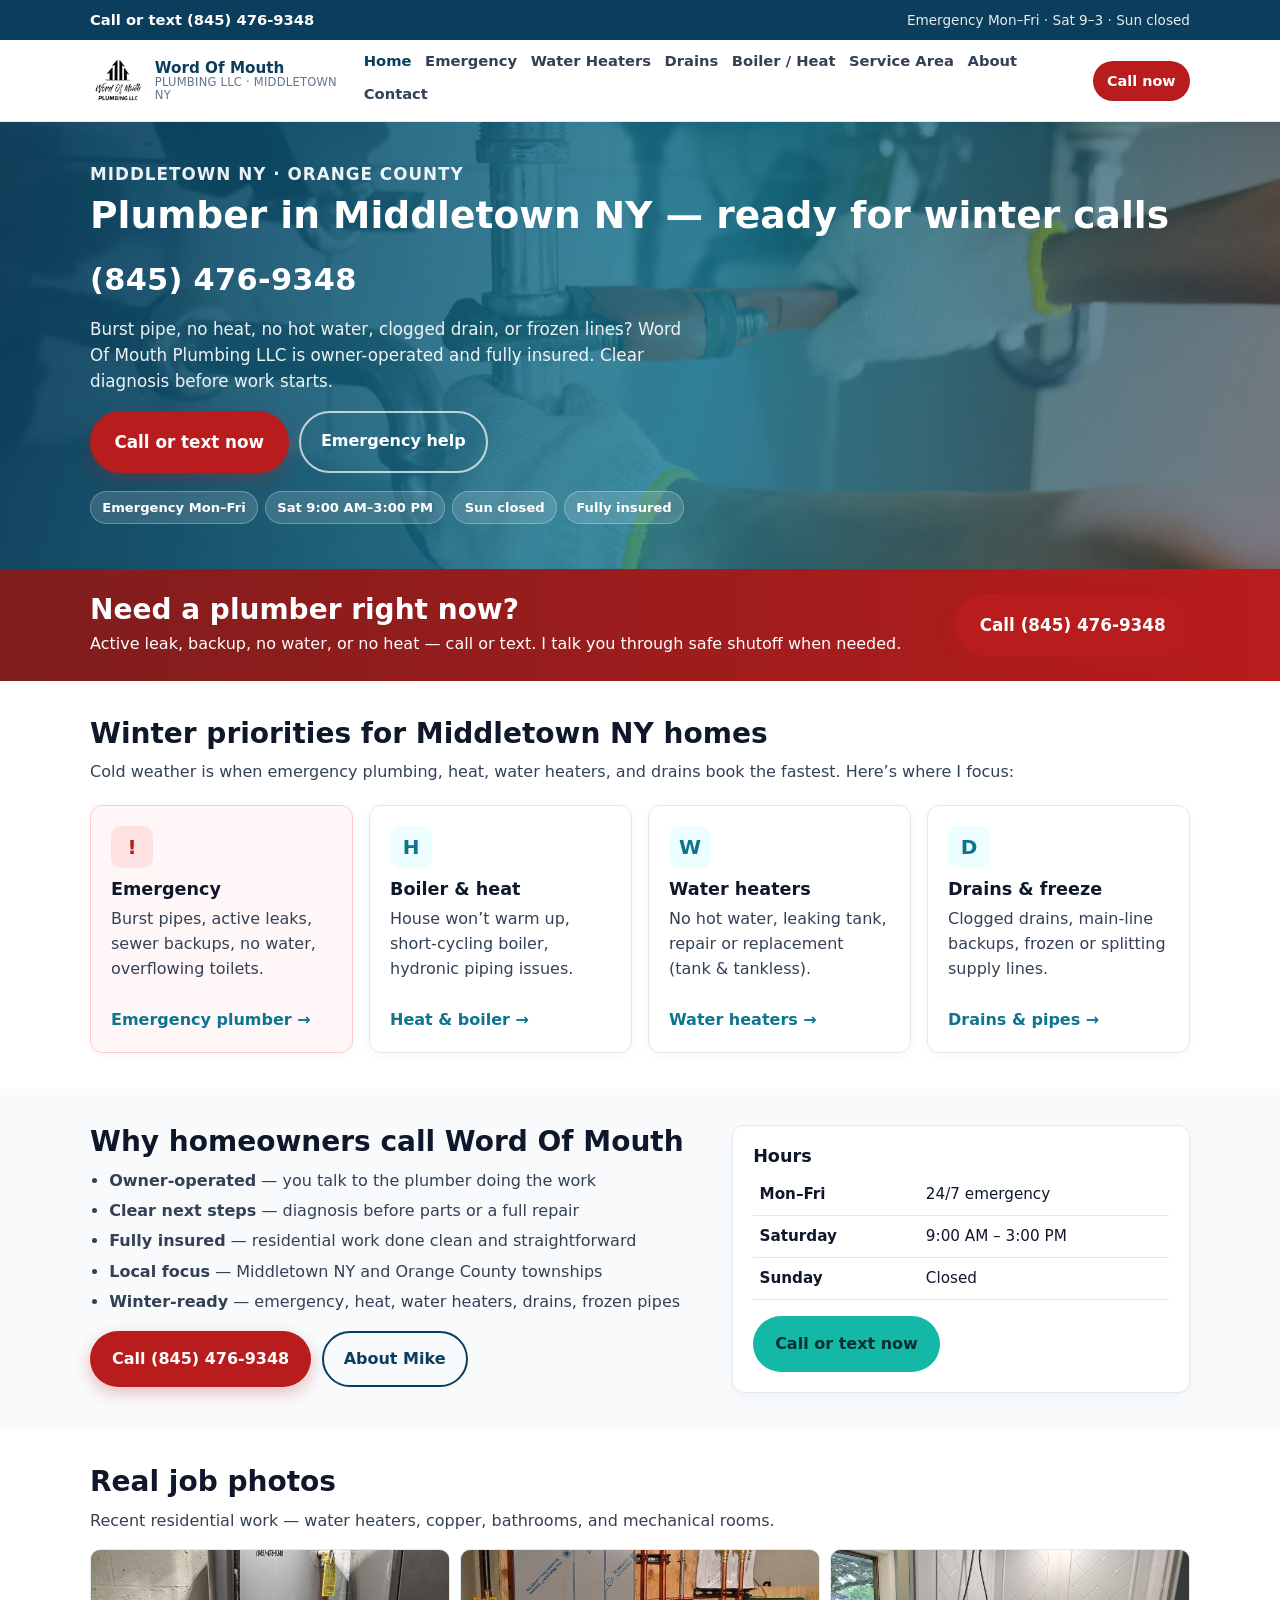
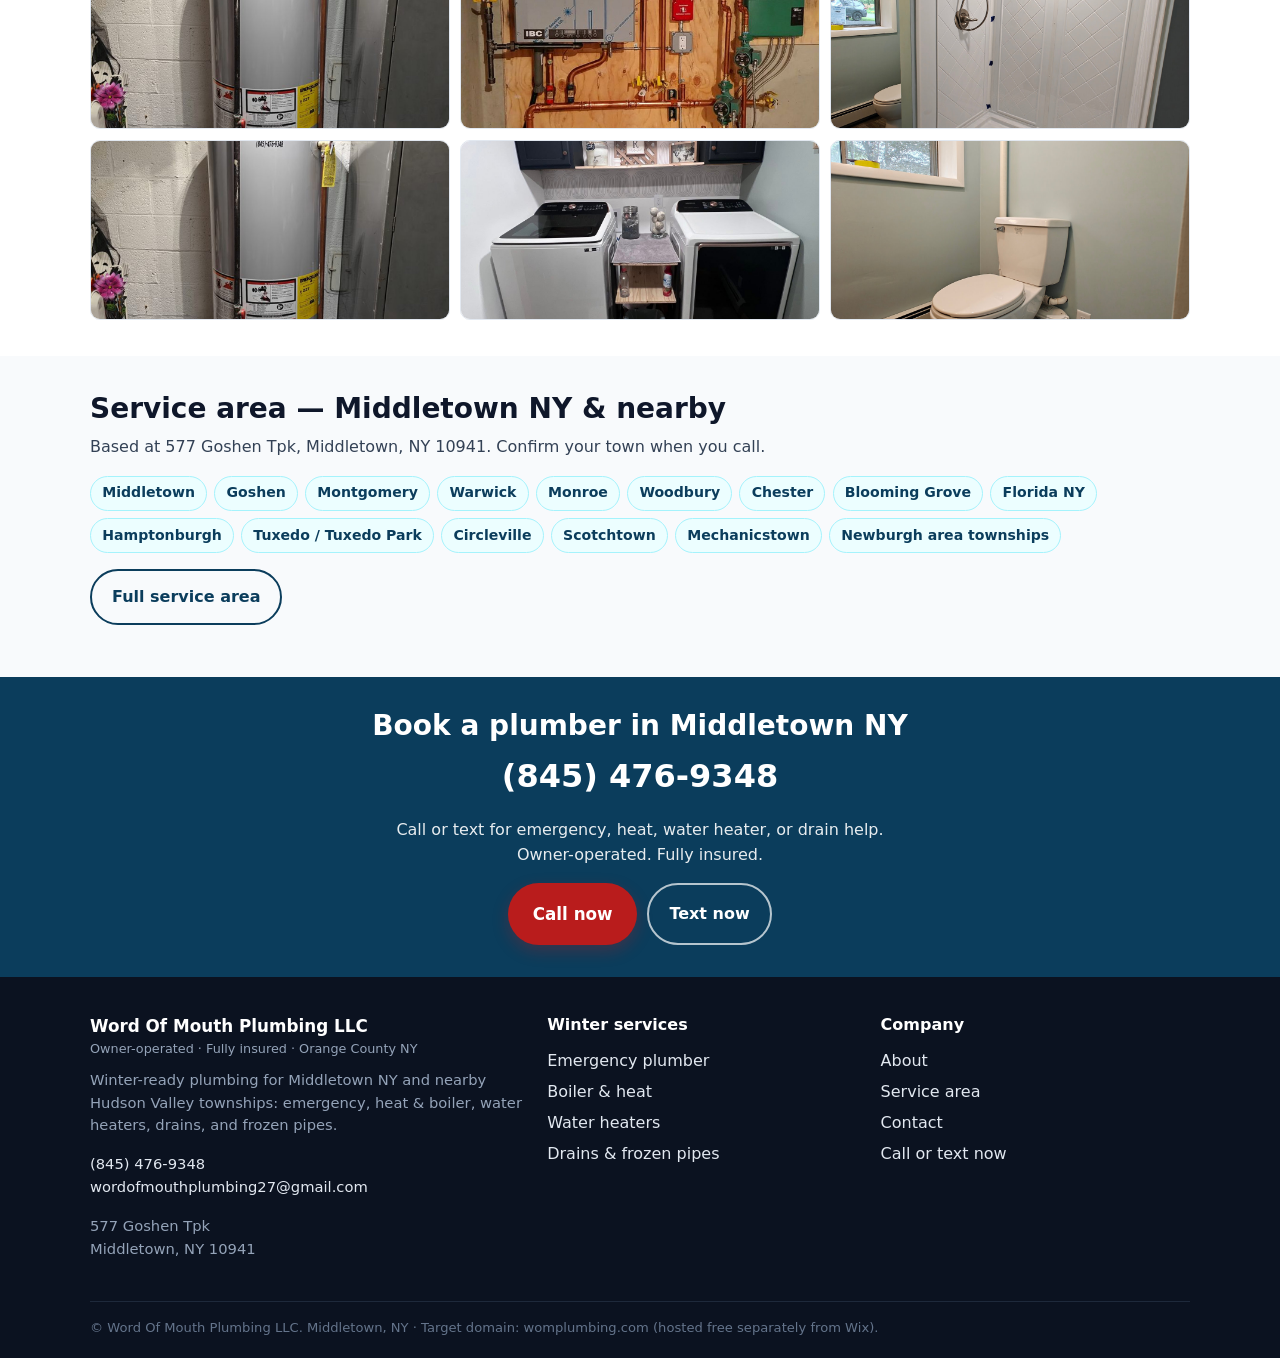
<file: index.html>
<!DOCTYPE html>
<html lang="en">
<head>
  <meta charset="utf-8" />
  <meta name="viewport" content="width=device-width, initial-scale=1" />
  <title>Plumber Middletown NY | Emergency, Heat & Water Heaters | Word Of Mouth Plumbing</title>
  <meta name="description" content="Owner-operated plumber in Middletown NY. Emergency, boiler/heat, water heaters, drains & frozen pipes. Call (845) 476-9348. Fully insured." />
  <meta name="theme-color" content="#0b3d5c" />
  <link rel="canonical" href="https://womplumbing.com/" />
  <link rel="icon" href="favicon.svg" type="image/svg+xml" />
  <link rel="stylesheet" href="css/styles.css" />
</head>
<body>
  <a class="skip" href="#main">Skip to content</a>
  <div class="topbar">
    <div class="topbar-inner">
      <a href="tel:8454769348">Call or text (845) 476-9348</a>
      <span class="hours">Emergency Mon–Fri · Sat 9–3 · Sun closed</span>
    </div>
  </div>
  <header class="site-header">
    <div class="header-inner">
      <a class="logo" href="index.html">
        <img src="brand/wom-logo-header.png" alt="Word Of Mouth Plumbing LLC" width="160" height="42" />
        <span class="logo-text">
          <span class="logo-name">Word Of Mouth</span>
          <span class="logo-sub">Plumbing LLC · Middletown NY</span>
        </span>
      </a>
      <nav class="site-nav" id="site-nav" aria-label="Primary">
        <ul>
          <li><a href="index.html" aria-current="page">Home</a></li>
          <li><a href="emergency.html">Emergency</a></li>
          <li><a href="water-heaters.html">Water Heaters</a></li>
          <li><a href="drains.html">Drains</a></li>
          <li><a href="boiler-heat.html">Boiler / Heat</a></li>
          <li><a href="service-area.html">Service Area</a></li>
          <li><a href="about.html">About</a></li>
          <li><a href="contact.html">Contact</a></li>
        </ul>
      </nav>
      <a class="header-cta" href="tel:8454769348">Call now</a>
      <button class="menu-btn" type="button" aria-expanded="false" aria-controls="site-nav" aria-label="Open menu"><span></span><span></span><span></span></button>
    </div>
  </header>
  <main id="main">
    <section class="hero">
      <div class="wrap">
        <p class="kicker">Middletown NY · Orange County</p>
        <h1>Plumber in Middletown NY — ready for winter calls</h1>
        <a class="phone-xl" href="tel:8454769348">(845) 476-9348</a>
        <p>Burst pipe, no heat, no hot water, clogged drain, or frozen lines? Word Of Mouth Plumbing LLC is owner-operated and fully insured. Clear diagnosis before work starts.</p>
        <div class="btn-row">
          <a class="btn btn-call btn-lg" href="tel:8454769348">Call or text now</a>
          <a class="btn btn-ghost-light" href="emergency.html">Emergency help</a>
        </div>
        <div class="badge-row">
          <span class="badge">Emergency Mon–Fri</span>
          <span class="badge">Sat 9:00 AM–3:00 PM</span>
          <span class="badge">Sun closed</span>
          <span class="badge">Fully insured</span>
        </div>
      </div>
    </section>

    <section class="section-urgent">
      <div class="wrap" style="display:flex;flex-wrap:wrap;gap:1rem;align-items:center;justify-content:space-between">
        <div>
          <h2 style="margin:0 0 0.35rem">Need a plumber right now?</h2>
          <p style="margin:0">Active leak, backup, no water, or no heat — call or text. I talk you through safe shutoff when needed.</p>
        </div>
        <a class="btn btn-call btn-lg" href="tel:8454769348">Call (845) 476-9348</a>
      </div>
    </section>

    <section>
      <div class="wrap">
        <h2>Winter priorities for Middletown NY homes</h2>
        <p>Cold weather is when emergency plumbing, heat, water heaters, and drains book the fastest. Here’s where I focus:</p>
        <div class="card-grid cols-4" style="margin-top:1.25rem">
          <article class="card urgent-card">
            <div class="card-icon">!</div>
            <h3>Emergency</h3>
            <p>Burst pipes, active leaks, sewer backups, no water, overflowing toilets.</p>
            <a class="card-link" href="emergency.html">Emergency plumber →</a>
          </article>
          <article class="card">
            <div class="card-icon">H</div>
            <h3>Boiler &amp; heat</h3>
            <p>House won’t warm up, short-cycling boiler, hydronic piping issues.</p>
            <a class="card-link" href="boiler-heat.html">Heat &amp; boiler →</a>
          </article>
          <article class="card">
            <div class="card-icon">W</div>
            <h3>Water heaters</h3>
            <p>No hot water, leaking tank, repair or replacement (tank &amp; tankless).</p>
            <a class="card-link" href="water-heaters.html">Water heaters →</a>
          </article>
          <article class="card">
            <div class="card-icon">D</div>
            <h3>Drains &amp; freeze</h3>
            <p>Clogged drains, main-line backups, frozen or splitting supply lines.</p>
            <a class="card-link" href="drains.html">Drains &amp; pipes →</a>
          </article>
        </div>
      </div>
    </section>

    <section class="section-alt">
      <div class="wrap two-col">
        <div>
          <h2>Why homeowners call Word Of Mouth</h2>
          <ul>
            <li><strong>Owner-operated</strong> — you talk to the plumber doing the work</li>
            <li><strong>Clear next steps</strong> — diagnosis before parts or a full repair</li>
            <li><strong>Fully insured</strong> — residential work done clean and straightforward</li>
            <li><strong>Local focus</strong> — Middletown NY and Orange County townships</li>
            <li><strong>Winter-ready</strong> — emergency, heat, water heaters, drains, frozen pipes</li>
          </ul>
          <div class="btn-row">
            <a class="btn btn-call" href="tel:8454769348">Call (845) 476-9348</a>
            <a class="btn btn-ghost" href="about.html">About Mike</a>
          </div>
        </div>
        <aside class="card">
          <h3>Hours</h3>
          <table class="hours-table">
            <tr><th>Mon–Fri</th><td>24/7 emergency</td></tr>
            <tr><th>Saturday</th><td>9:00 AM – 3:00 PM</td></tr>
            <tr><th>Sunday</th><td>Closed</td></tr>
          </table>
          <p style="margin-top:1rem"><a class="btn btn-mint" href="tel:8454769348">Call or text now</a></p>
        </aside>
      </div>
    </section>

    <section>
      <div class="wrap">
        <h2>Real job photos</h2>
        <p>Recent residential work — water heaters, copper, bathrooms, and mechanical rooms.</p>
        <div class="photo-grid" style="margin-top:1rem">
          <img src="img/job-4.jpg" alt="Water heater install job in Orange County NY" loading="lazy" />
          <img src="img/job-6.jpg" alt="Boiler and copper piping work" loading="lazy" />
          <img src="img/job-1.jpg" alt="Shower and bathroom plumbing install" loading="lazy" />
          <img src="img/ao-smith-water-heater.jpg" alt="AO Smith water heater installation" loading="lazy" />
          <img src="img/job-5.jpg" alt="Residential plumbing repair" loading="lazy" />
          <img src="img/job-3.jpg" alt="Fixture and drain plumbing work" loading="lazy" />
        </div>
      </div>
    </section>

    <section class="section-alt">
      <div class="wrap">
        <h2>Service area — Middletown NY &amp; nearby</h2>
        <p>Based at 577 Goshen Tpk, Middletown, NY 10941. Confirm your town when you call.</p>
        <ul class="town-list"><li>Middletown</li><li>Goshen</li><li>Montgomery</li><li>Warwick</li><li>Monroe</li><li>Woodbury</li><li>Chester</li><li>Blooming Grove</li><li>Florida NY</li><li>Hamptonburgh</li><li>Tuxedo / Tuxedo Park</li><li>Circleville</li><li>Scotchtown</li><li>Mechanicstown</li><li>Newburgh area townships</li></ul>
        <p style="margin-top:1rem"><a class="btn btn-ghost" href="service-area.html">Full service area</a></p>
      </div>
    </section>

    <section class="cta-band">
      <div class="wrap">
        <h2>Book a plumber in Middletown NY</h2>
        <a class="phone-xl" href="tel:8454769348">(845) 476-9348</a>
        <p>Call or text for emergency, heat, water heater, or drain help. Owner-operated. Fully insured.</p>
        <div class="btn-row" style="justify-content:center">
          <a class="btn btn-call btn-lg" href="tel:8454769348">Call now</a>
          <a class="btn btn-ghost-light" href="sms:8454769348">Text now</a>
        </div>
      </div>
    </section>

  </main>
  <footer class="site-footer">
    <div class="wrap foot-grid">
      <div class="foot-brand">
        <div class="name">Word Of Mouth Plumbing LLC</div>
        <div class="sub">Owner-operated · Fully insured · Orange County NY</div>
        <p>Winter-ready plumbing for Middletown NY and nearby Hudson Valley townships: emergency, heat &amp; boiler, water heaters, drains, and frozen pipes.</p>
        <p><a href="tel:8454769348">(845) 476-9348</a><br />
        <a href="mailto:wordofmouthplumbing27@gmail.com">wordofmouthplumbing27@gmail.com</a></p>
        <p class="nap"><span>577 Goshen Tpk</span><span>Middletown, NY 10941</span></p>
      </div>
      <div class="foot-links">
        <strong>Winter services</strong>
        <a href="emergency.html">Emergency plumber</a>
        <a href="boiler-heat.html">Boiler &amp; heat</a>
        <a href="water-heaters.html">Water heaters</a>
        <a href="drains.html">Drains &amp; frozen pipes</a>
      </div>
      <div class="foot-links">
        <strong>Company</strong>
        <a href="about.html">About</a>
        <a href="service-area.html">Service area</a>
        <a href="contact.html">Contact</a>
        <a href="tel:8454769348">Call or text now</a>
      </div>
    </div>
    <div class="wrap copy">© Word Of Mouth Plumbing LLC. Middletown, NY · Target domain: womplumbing.com (hosted free separately from Wix).</div>
  </footer>
  <div class="call-bar" role="navigation" aria-label="Call or text">
    <a class="call" href="tel:8454769348">Call now</a>
    <a class="text" href="sms:8454769348">Text now</a>
  </div>
  <script src="js/site.js"></script>
</body>
</html>
</file>
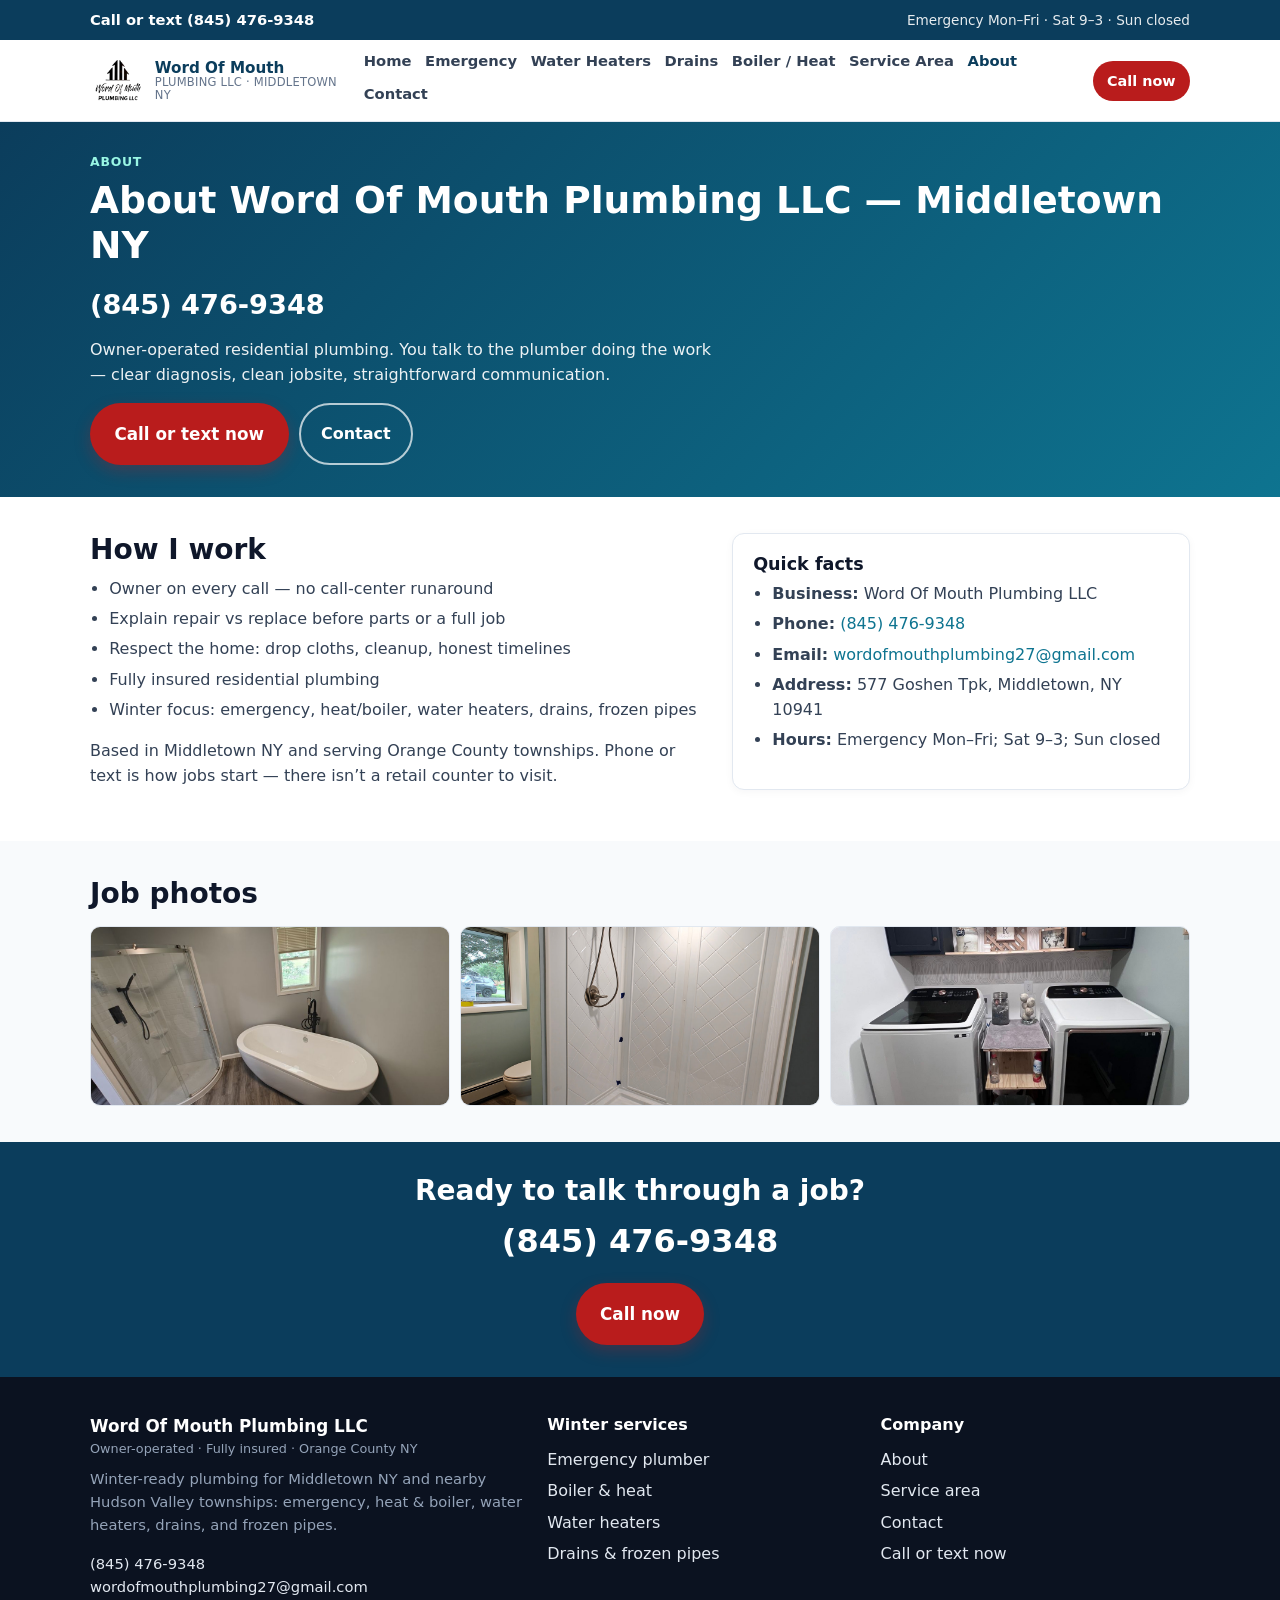
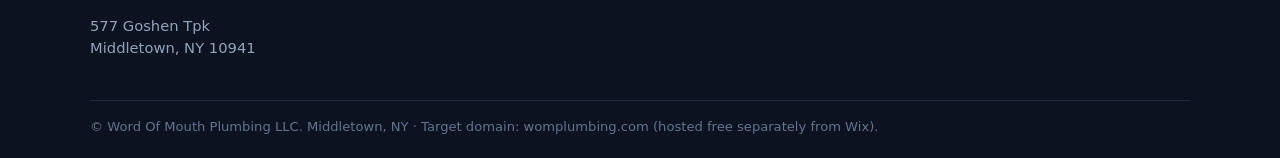
<file: about.html>
<!DOCTYPE html>
<html lang="en">
<head>
  <meta charset="utf-8" />
  <meta name="viewport" content="width=device-width, initial-scale=1" />
  <title>About Word Of Mouth Plumbing LLC | Middletown NY Plumber | (845) 476-9348</title>
  <meta name="description" content="Word Of Mouth Plumbing LLC is owner-operated and fully insured in Middletown NY / Orange County. Call (845) 476-9348." />
  <meta name="theme-color" content="#0b3d5c" />
  <link rel="canonical" href="https://womplumbing.com/about.html" />
  <link rel="icon" href="favicon.svg" type="image/svg+xml" />
  <link rel="stylesheet" href="css/styles.css" />
</head>
<body>
  <a class="skip" href="#main">Skip to content</a>
  <div class="topbar">
    <div class="topbar-inner">
      <a href="tel:8454769348">Call or text (845) 476-9348</a>
      <span class="hours">Emergency Mon–Fri · Sat 9–3 · Sun closed</span>
    </div>
  </div>
  <header class="site-header">
    <div class="header-inner">
      <a class="logo" href="index.html">
        <img src="brand/wom-logo-header.png" alt="Word Of Mouth Plumbing LLC" width="160" height="42" />
        <span class="logo-text">
          <span class="logo-name">Word Of Mouth</span>
          <span class="logo-sub">Plumbing LLC · Middletown NY</span>
        </span>
      </a>
      <nav class="site-nav" id="site-nav" aria-label="Primary">
        <ul>
          <li><a href="index.html">Home</a></li>
          <li><a href="emergency.html">Emergency</a></li>
          <li><a href="water-heaters.html">Water Heaters</a></li>
          <li><a href="drains.html">Drains</a></li>
          <li><a href="boiler-heat.html">Boiler / Heat</a></li>
          <li><a href="service-area.html">Service Area</a></li>
          <li><a href="about.html" aria-current="page">About</a></li>
          <li><a href="contact.html">Contact</a></li>
        </ul>
      </nav>
      <a class="header-cta" href="tel:8454769348">Call now</a>
      <button class="menu-btn" type="button" aria-expanded="false" aria-controls="site-nav" aria-label="Open menu"><span></span><span></span><span></span></button>
    </div>
  </header>
  <main id="main">
    <section class="page-hero">
      <div class="wrap">
        <p class="kicker">About</p>
        <h1>About Word Of Mouth Plumbing LLC — Middletown NY</h1>
        <a class="phone-xl" href="tel:8454769348">(845) 476-9348</a>
        <p>Owner-operated residential plumbing. You talk to the plumber doing the work — clear diagnosis, clean jobsite, straightforward communication.</p>
        <div class="btn-row">
          <a class="btn btn-call btn-lg" href="tel:8454769348">Call or text now</a>
          <a class="btn btn-ghost-light" href="contact.html">Contact</a>
        </div>
      </div>
    </section>

    <section>
      <div class="wrap two-col">
        <div>
          <h2>How I work</h2>
          <ul>
            <li>Owner on every call — no call-center runaround</li>
            <li>Explain repair vs replace before parts or a full job</li>
            <li>Respect the home: drop cloths, cleanup, honest timelines</li>
            <li>Fully insured residential plumbing</li>
            <li>Winter focus: emergency, heat/boiler, water heaters, drains, frozen pipes</li>
          </ul>
          <p>Based in Middletown NY and serving Orange County townships. Phone or text is how jobs start — there isn’t a retail counter to visit.</p>
        </div>
        <aside class="card">
          <h3>Quick facts</h3>
          <ul>
            <li><strong>Business:</strong> Word Of Mouth Plumbing LLC</li>
            <li><strong>Phone:</strong> <a href="tel:8454769348">(845) 476-9348</a></li>
            <li><strong>Email:</strong> <a href="mailto:wordofmouthplumbing27@gmail.com">wordofmouthplumbing27@gmail.com</a></li>
            <li><strong>Address:</strong> 577 Goshen Tpk, Middletown, NY 10941</li>
            <li><strong>Hours:</strong> Emergency Mon–Fri; Sat 9–3; Sun closed</li>
          </ul>
        </aside>
      </div>
    </section>

    <section class="section-alt">
      <div class="wrap">
        <h2>Job photos</h2>
        <div class="photo-grid" style="margin-top:1rem">
          <img src="img/job-2.jpg" alt="Residential plumbing job" loading="lazy" />
          <img src="img/shower-install.jpg" alt="Shower install" loading="lazy" />
          <img src="img/job-5.jpg" alt="Plumbing repair work" loading="lazy" />
        </div>
      </div>
    </section>

    <section class="cta-band">
      <div class="wrap">
        <h2>Ready to talk through a job?</h2>
        <a class="phone-xl" href="tel:8454769348">(845) 476-9348</a>
        <div class="btn-row" style="justify-content:center">
          <a class="btn btn-call btn-lg" href="tel:8454769348">Call now</a>
        </div>
      </div>
    </section>

  </main>
  <footer class="site-footer">
    <div class="wrap foot-grid">
      <div class="foot-brand">
        <div class="name">Word Of Mouth Plumbing LLC</div>
        <div class="sub">Owner-operated · Fully insured · Orange County NY</div>
        <p>Winter-ready plumbing for Middletown NY and nearby Hudson Valley townships: emergency, heat &amp; boiler, water heaters, drains, and frozen pipes.</p>
        <p><a href="tel:8454769348">(845) 476-9348</a><br />
        <a href="mailto:wordofmouthplumbing27@gmail.com">wordofmouthplumbing27@gmail.com</a></p>
        <p class="nap"><span>577 Goshen Tpk</span><span>Middletown, NY 10941</span></p>
      </div>
      <div class="foot-links">
        <strong>Winter services</strong>
        <a href="emergency.html">Emergency plumber</a>
        <a href="boiler-heat.html">Boiler &amp; heat</a>
        <a href="water-heaters.html">Water heaters</a>
        <a href="drains.html">Drains &amp; frozen pipes</a>
      </div>
      <div class="foot-links">
        <strong>Company</strong>
        <a href="about.html">About</a>
        <a href="service-area.html">Service area</a>
        <a href="contact.html">Contact</a>
        <a href="tel:8454769348">Call or text now</a>
      </div>
    </div>
    <div class="wrap copy">© Word Of Mouth Plumbing LLC. Middletown, NY · Target domain: womplumbing.com (hosted free separately from Wix).</div>
  </footer>
  <div class="call-bar" role="navigation" aria-label="Call or text">
    <a class="call" href="tel:8454769348">Call now</a>
    <a class="text" href="sms:8454769348">Text now</a>
  </div>
  <script src="js/site.js"></script>
</body>
</html>
</file>
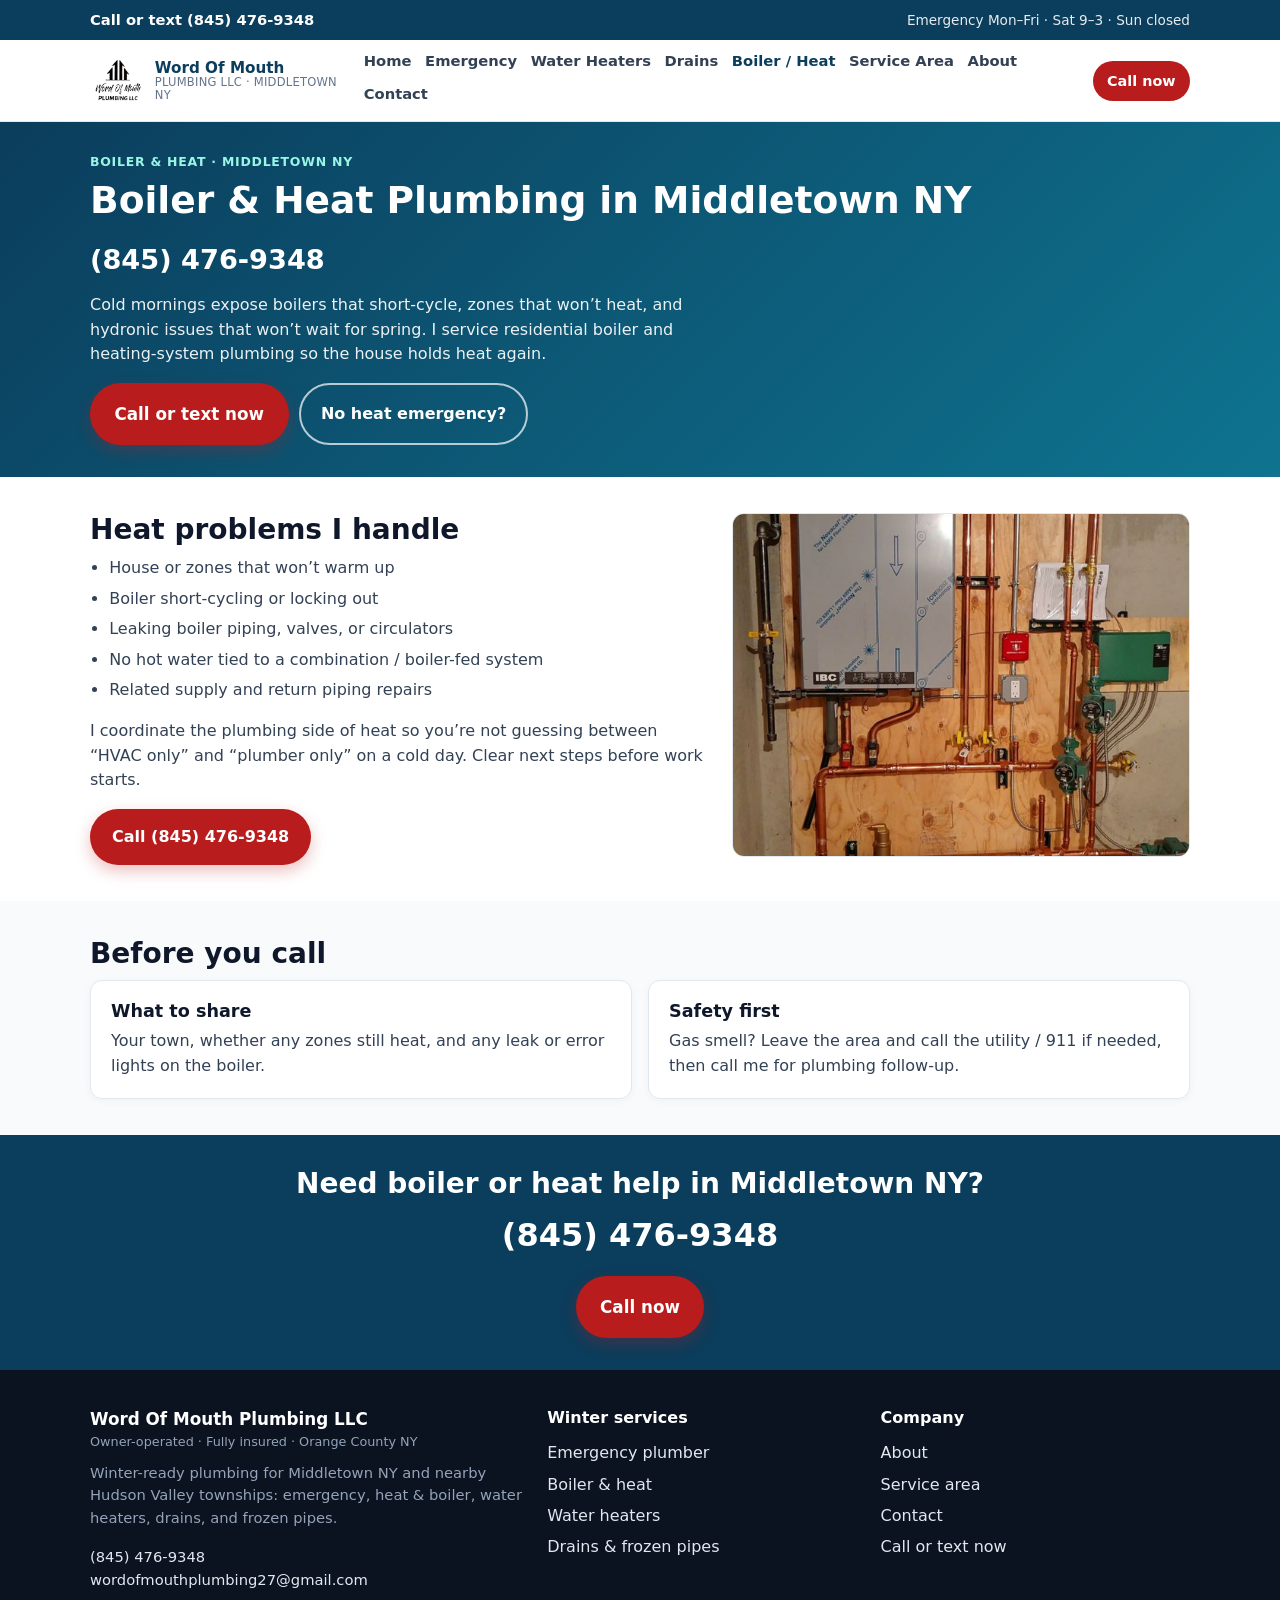
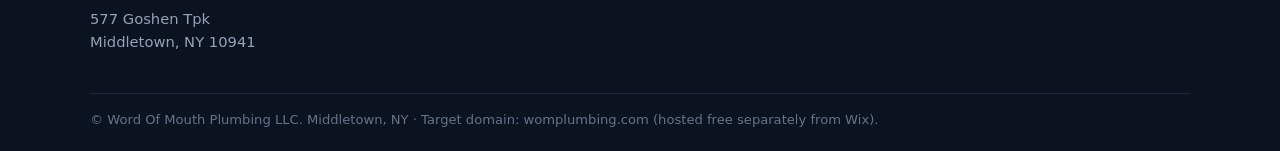
<file: boiler-heat.html>
<!DOCTYPE html>
<html lang="en">
<head>
  <meta charset="utf-8" />
  <meta name="viewport" content="width=device-width, initial-scale=1" />
  <title>Boiler &amp; Heat Plumbing Middletown NY | (845) 476-9348</title>
  <meta name="description" content="Boiler and heating-system plumbing in Middletown NY — short-cycling, no heat, hydronic piping. Call (845) 476-9348. Owner-operated." />
  <meta name="theme-color" content="#0b3d5c" />
  <link rel="canonical" href="https://womplumbing.com/boiler-heat.html" />
  <link rel="icon" href="favicon.svg" type="image/svg+xml" />
  <link rel="stylesheet" href="css/styles.css" />
</head>
<body>
  <a class="skip" href="#main">Skip to content</a>
  <div class="topbar">
    <div class="topbar-inner">
      <a href="tel:8454769348">Call or text (845) 476-9348</a>
      <span class="hours">Emergency Mon–Fri · Sat 9–3 · Sun closed</span>
    </div>
  </div>
  <header class="site-header">
    <div class="header-inner">
      <a class="logo" href="index.html">
        <img src="brand/wom-logo-header.png" alt="Word Of Mouth Plumbing LLC" width="160" height="42" />
        <span class="logo-text">
          <span class="logo-name">Word Of Mouth</span>
          <span class="logo-sub">Plumbing LLC · Middletown NY</span>
        </span>
      </a>
      <nav class="site-nav" id="site-nav" aria-label="Primary">
        <ul>
          <li><a href="index.html">Home</a></li>
          <li><a href="emergency.html">Emergency</a></li>
          <li><a href="water-heaters.html">Water Heaters</a></li>
          <li><a href="drains.html">Drains</a></li>
          <li><a href="boiler-heat.html" aria-current="page">Boiler / Heat</a></li>
          <li><a href="service-area.html">Service Area</a></li>
          <li><a href="about.html">About</a></li>
          <li><a href="contact.html">Contact</a></li>
        </ul>
      </nav>
      <a class="header-cta" href="tel:8454769348">Call now</a>
      <button class="menu-btn" type="button" aria-expanded="false" aria-controls="site-nav" aria-label="Open menu"><span></span><span></span><span></span></button>
    </div>
  </header>
  <main id="main">
    <section class="page-hero">
      <div class="wrap">
        <p class="kicker">Boiler &amp; heat · Middletown NY</p>
        <h1>Boiler &amp; Heat Plumbing in Middletown NY</h1>
        <a class="phone-xl" href="tel:8454769348">(845) 476-9348</a>
        <p>Cold mornings expose boilers that short-cycle, zones that won’t heat, and hydronic issues that won’t wait for spring. I service residential boiler and heating-system plumbing so the house holds heat again.</p>
        <div class="btn-row">
          <a class="btn btn-call btn-lg" href="tel:8454769348">Call or text now</a>
          <a class="btn btn-ghost-light" href="emergency.html">No heat emergency?</a>
        </div>
      </div>
    </section>

    <section>
      <div class="wrap two-col">
        <div>
          <h2>Heat problems I handle</h2>
          <ul>
            <li>House or zones that won’t warm up</li>
            <li>Boiler short-cycling or locking out</li>
            <li>Leaking boiler piping, valves, or circulators</li>
            <li>No hot water tied to a combination / boiler-fed system</li>
            <li>Related supply and return piping repairs</li>
          </ul>
          <p>I coordinate the plumbing side of heat so you’re not guessing between “HVAC only” and “plumber only” on a cold day. Clear next steps before work starts.</p>
          <div class="btn-row">
            <a class="btn btn-call" href="tel:8454769348">Call (845) 476-9348</a>
          </div>
        </div>
        <div>
          <img src="img/job-6.jpg" alt="Boiler and hydronic copper piping work" style="border-radius:12px;border:1px solid var(--line)" />
        </div>
      </div>
    </section>

    <section class="section-alt">
      <div class="wrap">
        <h2>Before you call</h2>
        <div class="card-grid">
          <article class="card"><h3>What to share</h3><p>Your town, whether any zones still heat, and any leak or error lights on the boiler.</p></article>
          <article class="card"><h3>Safety first</h3><p>Gas smell? Leave the area and call the utility / 911 if needed, then call me for plumbing follow-up.</p></article>
        </div>
      </div>
    </section>

    <section class="cta-band">
      <div class="wrap">
        <h2>Need boiler or heat help in Middletown NY?</h2>
        <a class="phone-xl" href="tel:8454769348">(845) 476-9348</a>
        <div class="btn-row" style="justify-content:center">
          <a class="btn btn-call btn-lg" href="tel:8454769348">Call now</a>
        </div>
      </div>
    </section>

  </main>
  <footer class="site-footer">
    <div class="wrap foot-grid">
      <div class="foot-brand">
        <div class="name">Word Of Mouth Plumbing LLC</div>
        <div class="sub">Owner-operated · Fully insured · Orange County NY</div>
        <p>Winter-ready plumbing for Middletown NY and nearby Hudson Valley townships: emergency, heat &amp; boiler, water heaters, drains, and frozen pipes.</p>
        <p><a href="tel:8454769348">(845) 476-9348</a><br />
        <a href="mailto:wordofmouthplumbing27@gmail.com">wordofmouthplumbing27@gmail.com</a></p>
        <p class="nap"><span>577 Goshen Tpk</span><span>Middletown, NY 10941</span></p>
      </div>
      <div class="foot-links">
        <strong>Winter services</strong>
        <a href="emergency.html">Emergency plumber</a>
        <a href="boiler-heat.html">Boiler &amp; heat</a>
        <a href="water-heaters.html">Water heaters</a>
        <a href="drains.html">Drains &amp; frozen pipes</a>
      </div>
      <div class="foot-links">
        <strong>Company</strong>
        <a href="about.html">About</a>
        <a href="service-area.html">Service area</a>
        <a href="contact.html">Contact</a>
        <a href="tel:8454769348">Call or text now</a>
      </div>
    </div>
    <div class="wrap copy">© Word Of Mouth Plumbing LLC. Middletown, NY · Target domain: womplumbing.com (hosted free separately from Wix).</div>
  </footer>
  <div class="call-bar" role="navigation" aria-label="Call or text">
    <a class="call" href="tel:8454769348">Call now</a>
    <a class="text" href="sms:8454769348">Text now</a>
  </div>
  <script src="js/site.js"></script>
</body>
</html>
</file>
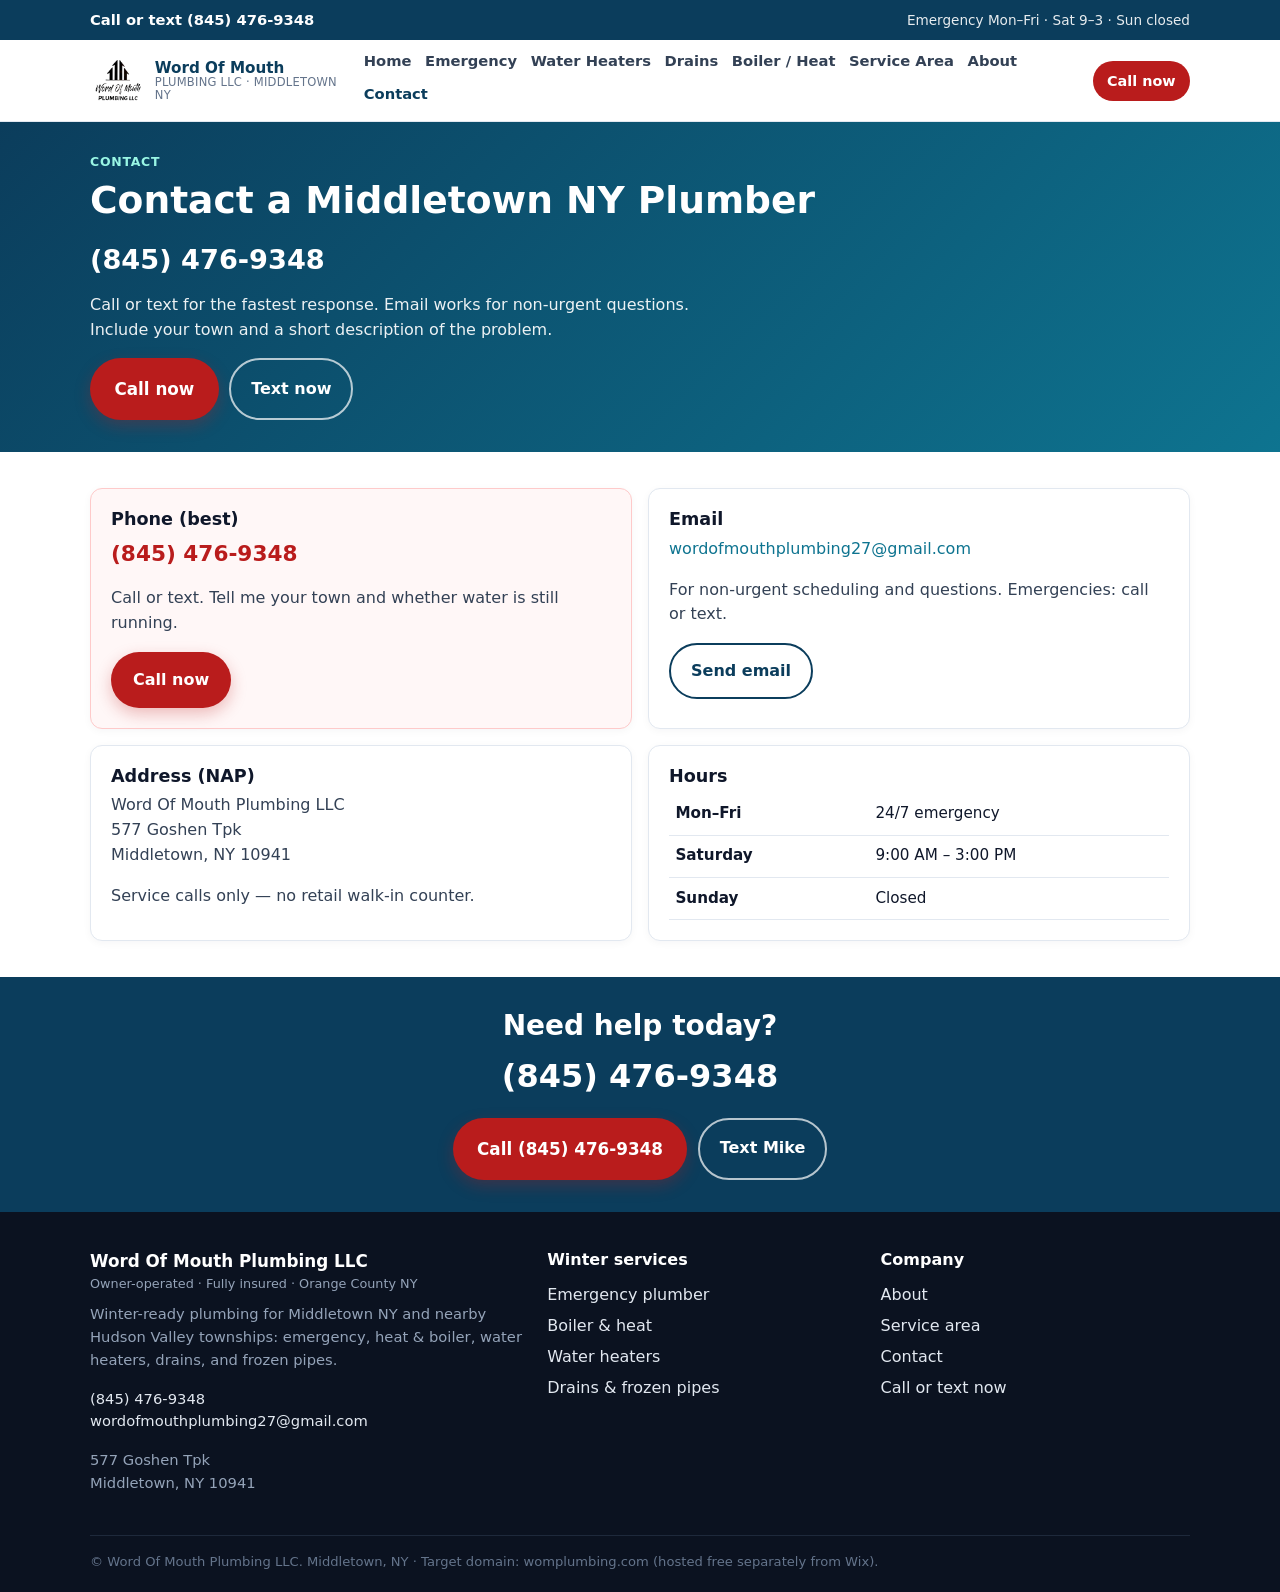
<file: contact.html>
<!DOCTYPE html>
<html lang="en">
<head>
  <meta charset="utf-8" />
  <meta name="viewport" content="width=device-width, initial-scale=1" />
  <title>Contact Word Of Mouth Plumbing | Middletown NY | (845) 476-9348</title>
  <meta name="description" content="Call or text (845) 476-9348 for plumbing in Middletown NY. Email wordofmouthplumbing27@gmail.com. Emergency Mon–Fri; Sat 9–3." />
  <meta name="theme-color" content="#0b3d5c" />
  <link rel="canonical" href="https://womplumbing.com/contact.html" />
  <link rel="icon" href="favicon.svg" type="image/svg+xml" />
  <link rel="stylesheet" href="css/styles.css" />
</head>
<body>
  <a class="skip" href="#main">Skip to content</a>
  <div class="topbar">
    <div class="topbar-inner">
      <a href="tel:8454769348">Call or text (845) 476-9348</a>
      <span class="hours">Emergency Mon–Fri · Sat 9–3 · Sun closed</span>
    </div>
  </div>
  <header class="site-header">
    <div class="header-inner">
      <a class="logo" href="index.html">
        <img src="brand/wom-logo-header.png" alt="Word Of Mouth Plumbing LLC" width="160" height="42" />
        <span class="logo-text">
          <span class="logo-name">Word Of Mouth</span>
          <span class="logo-sub">Plumbing LLC · Middletown NY</span>
        </span>
      </a>
      <nav class="site-nav" id="site-nav" aria-label="Primary">
        <ul>
          <li><a href="index.html">Home</a></li>
          <li><a href="emergency.html">Emergency</a></li>
          <li><a href="water-heaters.html">Water Heaters</a></li>
          <li><a href="drains.html">Drains</a></li>
          <li><a href="boiler-heat.html">Boiler / Heat</a></li>
          <li><a href="service-area.html">Service Area</a></li>
          <li><a href="about.html">About</a></li>
          <li><a href="contact.html" aria-current="page">Contact</a></li>
        </ul>
      </nav>
      <a class="header-cta" href="tel:8454769348">Call now</a>
      <button class="menu-btn" type="button" aria-expanded="false" aria-controls="site-nav" aria-label="Open menu"><span></span><span></span><span></span></button>
    </div>
  </header>
  <main id="main">
    <section class="page-hero">
      <div class="wrap">
        <p class="kicker">Contact</p>
        <h1>Contact a Middletown NY Plumber</h1>
        <a class="phone-xl" href="tel:8454769348">(845) 476-9348</a>
        <p>Call or text for the fastest response. Email works for non-urgent questions. Include your town and a short description of the problem.</p>
        <div class="btn-row">
          <a class="btn btn-call btn-lg" href="tel:8454769348">Call now</a>
          <a class="btn btn-ghost-light" href="sms:8454769348">Text now</a>
        </div>
      </div>
    </section>

    <section>
      <div class="wrap card-grid" style="margin-top:0">
        <article class="card urgent-card">
          <h3>Phone (best)</h3>
          <p><a href="tel:8454769348" style="font-size:1.35rem;font-weight:900;color:var(--urgent)">(845) 476-9348</a></p>
          <p>Call or text. Tell me your town and whether water is still running.</p>
          <a class="btn btn-call" href="tel:8454769348">Call now</a>
        </article>
        <article class="card">
          <h3>Email</h3>
          <p><a href="mailto:wordofmouthplumbing27@gmail.com">wordofmouthplumbing27@gmail.com</a></p>
          <p>For non-urgent scheduling and questions. Emergencies: call or text.</p>
          <a class="btn btn-ghost" href="mailto:wordofmouthplumbing27@gmail.com">Send email</a>
        </article>
        <article class="card">
          <h3>Address (NAP)</h3>
          <p class="nap"><span>Word Of Mouth Plumbing LLC</span><span>577 Goshen Tpk</span><span>Middletown, NY 10941</span></p>
          <p>Service calls only — no retail walk-in counter.</p>
        </article>
        <article class="card">
          <h3>Hours</h3>
          <table class="hours-table">
            <tr><th>Mon–Fri</th><td>24/7 emergency</td></tr>
            <tr><th>Saturday</th><td>9:00 AM – 3:00 PM</td></tr>
            <tr><th>Sunday</th><td>Closed</td></tr>
          </table>
        </article>
      </div>
    </section>

    <section class="cta-band">
      <div class="wrap">
        <h2>Need help today?</h2>
        <a class="phone-xl" href="tel:8454769348">(845) 476-9348</a>
        <div class="btn-row" style="justify-content:center">
          <a class="btn btn-call btn-lg" href="tel:8454769348">Call (845) 476-9348</a>
          <a class="btn btn-ghost-light" href="sms:8454769348">Text Mike</a>
        </div>
      </div>
    </section>

  </main>
  <footer class="site-footer">
    <div class="wrap foot-grid">
      <div class="foot-brand">
        <div class="name">Word Of Mouth Plumbing LLC</div>
        <div class="sub">Owner-operated · Fully insured · Orange County NY</div>
        <p>Winter-ready plumbing for Middletown NY and nearby Hudson Valley townships: emergency, heat &amp; boiler, water heaters, drains, and frozen pipes.</p>
        <p><a href="tel:8454769348">(845) 476-9348</a><br />
        <a href="mailto:wordofmouthplumbing27@gmail.com">wordofmouthplumbing27@gmail.com</a></p>
        <p class="nap"><span>577 Goshen Tpk</span><span>Middletown, NY 10941</span></p>
      </div>
      <div class="foot-links">
        <strong>Winter services</strong>
        <a href="emergency.html">Emergency plumber</a>
        <a href="boiler-heat.html">Boiler &amp; heat</a>
        <a href="water-heaters.html">Water heaters</a>
        <a href="drains.html">Drains &amp; frozen pipes</a>
      </div>
      <div class="foot-links">
        <strong>Company</strong>
        <a href="about.html">About</a>
        <a href="service-area.html">Service area</a>
        <a href="contact.html">Contact</a>
        <a href="tel:8454769348">Call or text now</a>
      </div>
    </div>
    <div class="wrap copy">© Word Of Mouth Plumbing LLC. Middletown, NY · Target domain: womplumbing.com (hosted free separately from Wix).</div>
  </footer>
  <div class="call-bar" role="navigation" aria-label="Call or text">
    <a class="call" href="tel:8454769348">Call now</a>
    <a class="text" href="sms:8454769348">Text now</a>
  </div>
  <script src="js/site.js"></script>
</body>
</html>
</file>
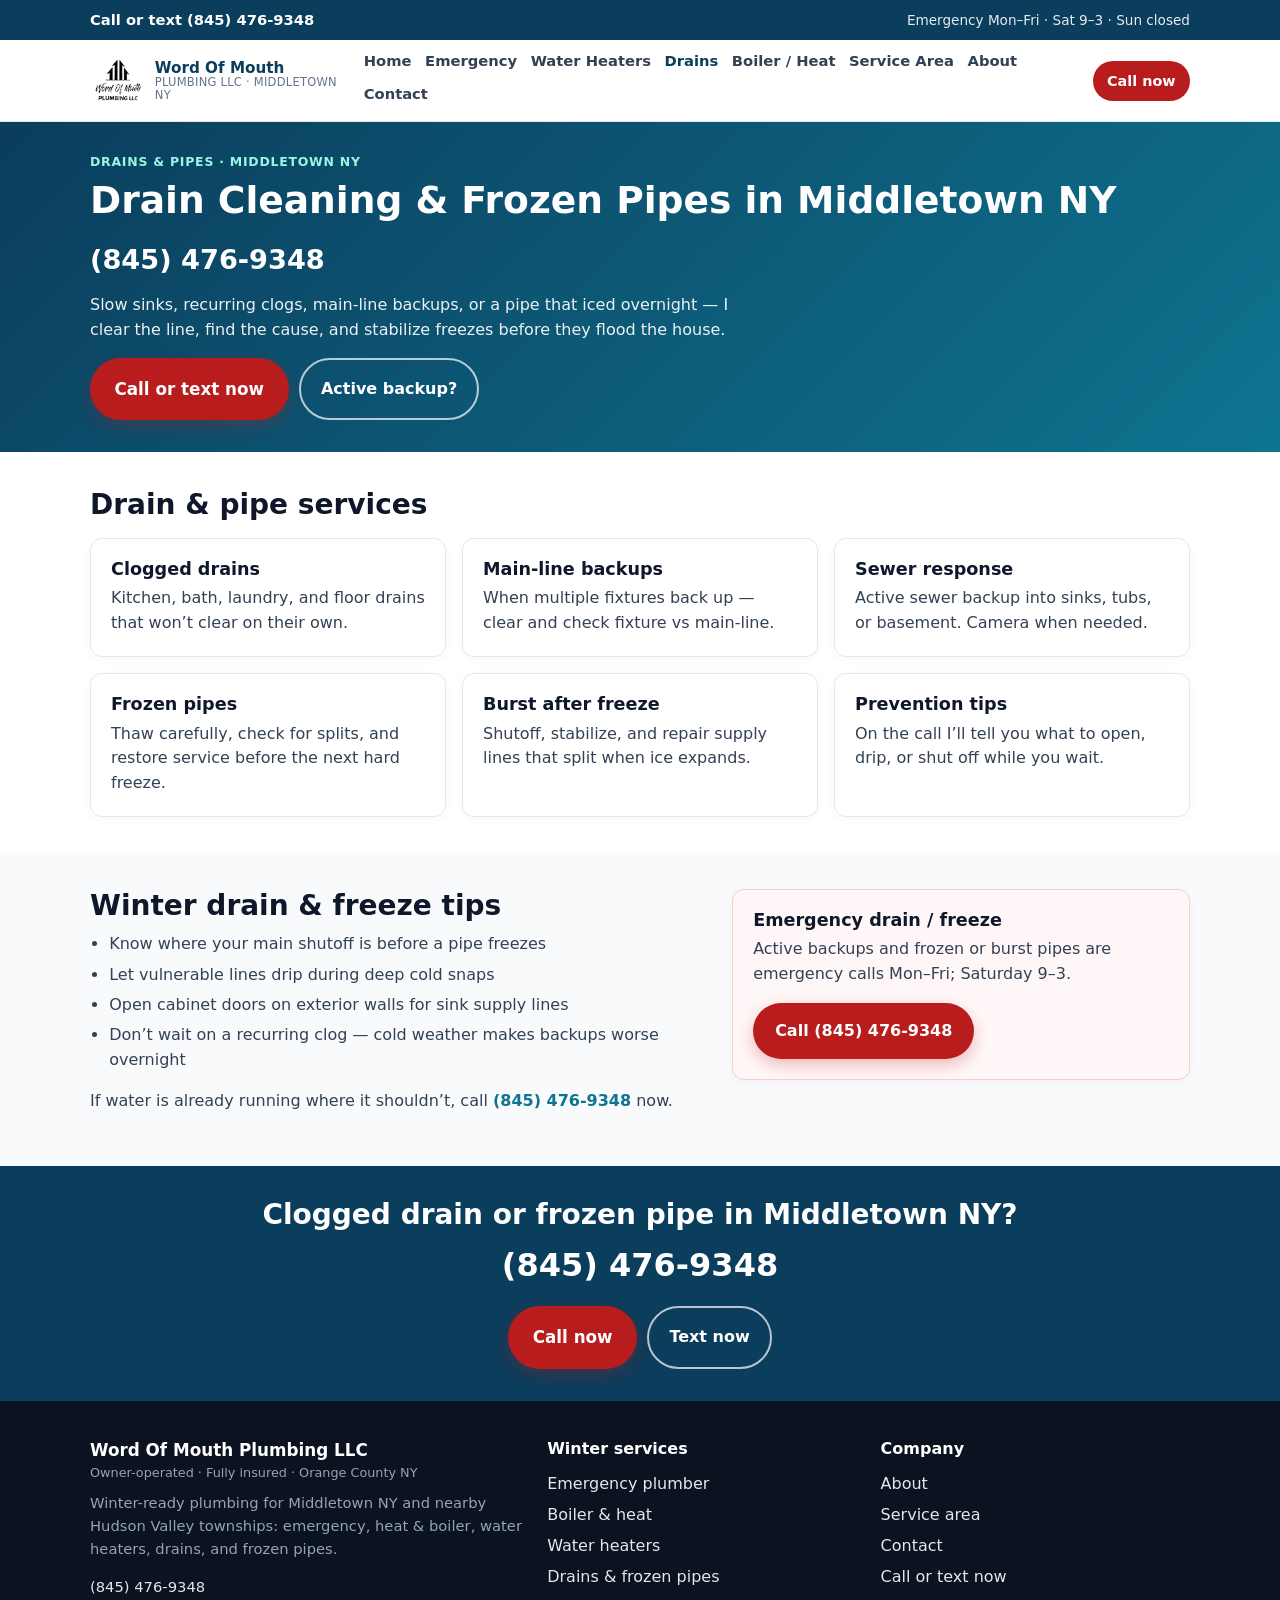
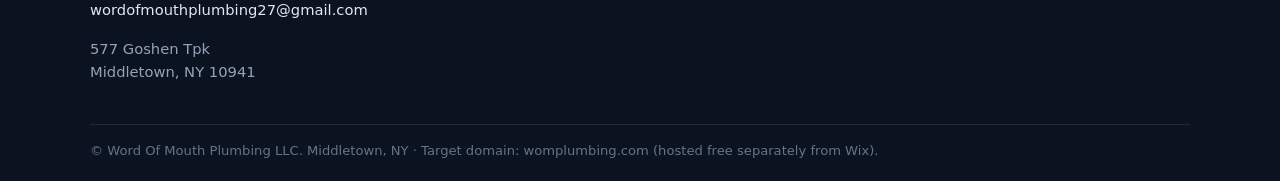
<file: drains.html>
<!DOCTYPE html>
<html lang="en">
<head>
  <meta charset="utf-8" />
  <meta name="viewport" content="width=device-width, initial-scale=1" />
  <title>Drain Cleaning &amp; Frozen Pipes Middletown NY | (845) 476-9348</title>
  <meta name="description" content="Drain cleaning, clogged drains, sewer backups, and frozen pipe response in Middletown NY. Call (845) 476-9348. Owner-operated plumber." />
  <meta name="theme-color" content="#0b3d5c" />
  <link rel="canonical" href="https://womplumbing.com/drains.html" />
  <link rel="icon" href="favicon.svg" type="image/svg+xml" />
  <link rel="stylesheet" href="css/styles.css" />
</head>
<body>
  <a class="skip" href="#main">Skip to content</a>
  <div class="topbar">
    <div class="topbar-inner">
      <a href="tel:8454769348">Call or text (845) 476-9348</a>
      <span class="hours">Emergency Mon–Fri · Sat 9–3 · Sun closed</span>
    </div>
  </div>
  <header class="site-header">
    <div class="header-inner">
      <a class="logo" href="index.html">
        <img src="brand/wom-logo-header.png" alt="Word Of Mouth Plumbing LLC" width="160" height="42" />
        <span class="logo-text">
          <span class="logo-name">Word Of Mouth</span>
          <span class="logo-sub">Plumbing LLC · Middletown NY</span>
        </span>
      </a>
      <nav class="site-nav" id="site-nav" aria-label="Primary">
        <ul>
          <li><a href="index.html">Home</a></li>
          <li><a href="emergency.html">Emergency</a></li>
          <li><a href="water-heaters.html">Water Heaters</a></li>
          <li><a href="drains.html" aria-current="page">Drains</a></li>
          <li><a href="boiler-heat.html">Boiler / Heat</a></li>
          <li><a href="service-area.html">Service Area</a></li>
          <li><a href="about.html">About</a></li>
          <li><a href="contact.html">Contact</a></li>
        </ul>
      </nav>
      <a class="header-cta" href="tel:8454769348">Call now</a>
      <button class="menu-btn" type="button" aria-expanded="false" aria-controls="site-nav" aria-label="Open menu"><span></span><span></span><span></span></button>
    </div>
  </header>
  <main id="main">
    <section class="page-hero">
      <div class="wrap">
        <p class="kicker">Drains &amp; pipes · Middletown NY</p>
        <h1>Drain Cleaning &amp; Frozen Pipes in Middletown NY</h1>
        <a class="phone-xl" href="tel:8454769348">(845) 476-9348</a>
        <p>Slow sinks, recurring clogs, main-line backups, or a pipe that iced overnight — I clear the line, find the cause, and stabilize freezes before they flood the house.</p>
        <div class="btn-row">
          <a class="btn btn-call btn-lg" href="tel:8454769348">Call or text now</a>
          <a class="btn btn-ghost-light" href="emergency.html">Active backup?</a>
        </div>
      </div>
    </section>

    <section>
      <div class="wrap">
        <h2>Drain &amp; pipe services</h2>
        <div class="card-grid cols-3" style="margin-top:1rem">
          <article class="card"><h3>Clogged drains</h3><p>Kitchen, bath, laundry, and floor drains that won’t clear on their own.</p></article>
          <article class="card"><h3>Main-line backups</h3><p>When multiple fixtures back up — clear and check fixture vs main-line.</p></article>
          <article class="card"><h3>Sewer response</h3><p>Active sewer backup into sinks, tubs, or basement. Camera when needed.</p></article>
          <article class="card"><h3>Frozen pipes</h3><p>Thaw carefully, check for splits, and restore service before the next hard freeze.</p></article>
          <article class="card"><h3>Burst after freeze</h3><p>Shutoff, stabilize, and repair supply lines that split when ice expands.</p></article>
          <article class="card"><h3>Prevention tips</h3><p>On the call I’ll tell you what to open, drip, or shut off while you wait.</p></article>
        </div>
      </div>
    </section>

    <section class="section-alt">
      <div class="wrap two-col">
        <div>
          <h2>Winter drain &amp; freeze tips</h2>
          <ul>
            <li>Know where your main shutoff is before a pipe freezes</li>
            <li>Let vulnerable lines drip during deep cold snaps</li>
            <li>Open cabinet doors on exterior walls for sink supply lines</li>
            <li>Don’t wait on a recurring clog — cold weather makes backups worse overnight</li>
          </ul>
          <p>If water is already running where it shouldn’t, call <a href="tel:8454769348"><strong>(845) 476-9348</strong></a> now.</p>
        </div>
        <aside class="card urgent-card">
          <h3>Emergency drain / freeze</h3>
          <p>Active backups and frozen or burst pipes are emergency calls Mon–Fri; Saturday 9–3.</p>
          <a class="btn btn-call" href="tel:8454769348">Call (845) 476-9348</a>
        </aside>
      </div>
    </section>

    <section class="cta-band">
      <div class="wrap">
        <h2>Clogged drain or frozen pipe in Middletown NY?</h2>
        <a class="phone-xl" href="tel:8454769348">(845) 476-9348</a>
        <div class="btn-row" style="justify-content:center">
          <a class="btn btn-call btn-lg" href="tel:8454769348">Call now</a>
          <a class="btn btn-ghost-light" href="sms:8454769348">Text now</a>
        </div>
      </div>
    </section>

  </main>
  <footer class="site-footer">
    <div class="wrap foot-grid">
      <div class="foot-brand">
        <div class="name">Word Of Mouth Plumbing LLC</div>
        <div class="sub">Owner-operated · Fully insured · Orange County NY</div>
        <p>Winter-ready plumbing for Middletown NY and nearby Hudson Valley townships: emergency, heat &amp; boiler, water heaters, drains, and frozen pipes.</p>
        <p><a href="tel:8454769348">(845) 476-9348</a><br />
        <a href="mailto:wordofmouthplumbing27@gmail.com">wordofmouthplumbing27@gmail.com</a></p>
        <p class="nap"><span>577 Goshen Tpk</span><span>Middletown, NY 10941</span></p>
      </div>
      <div class="foot-links">
        <strong>Winter services</strong>
        <a href="emergency.html">Emergency plumber</a>
        <a href="boiler-heat.html">Boiler &amp; heat</a>
        <a href="water-heaters.html">Water heaters</a>
        <a href="drains.html">Drains &amp; frozen pipes</a>
      </div>
      <div class="foot-links">
        <strong>Company</strong>
        <a href="about.html">About</a>
        <a href="service-area.html">Service area</a>
        <a href="contact.html">Contact</a>
        <a href="tel:8454769348">Call or text now</a>
      </div>
    </div>
    <div class="wrap copy">© Word Of Mouth Plumbing LLC. Middletown, NY · Target domain: womplumbing.com (hosted free separately from Wix).</div>
  </footer>
  <div class="call-bar" role="navigation" aria-label="Call or text">
    <a class="call" href="tel:8454769348">Call now</a>
    <a class="text" href="sms:8454769348">Text now</a>
  </div>
  <script src="js/site.js"></script>
</body>
</html>
</file>
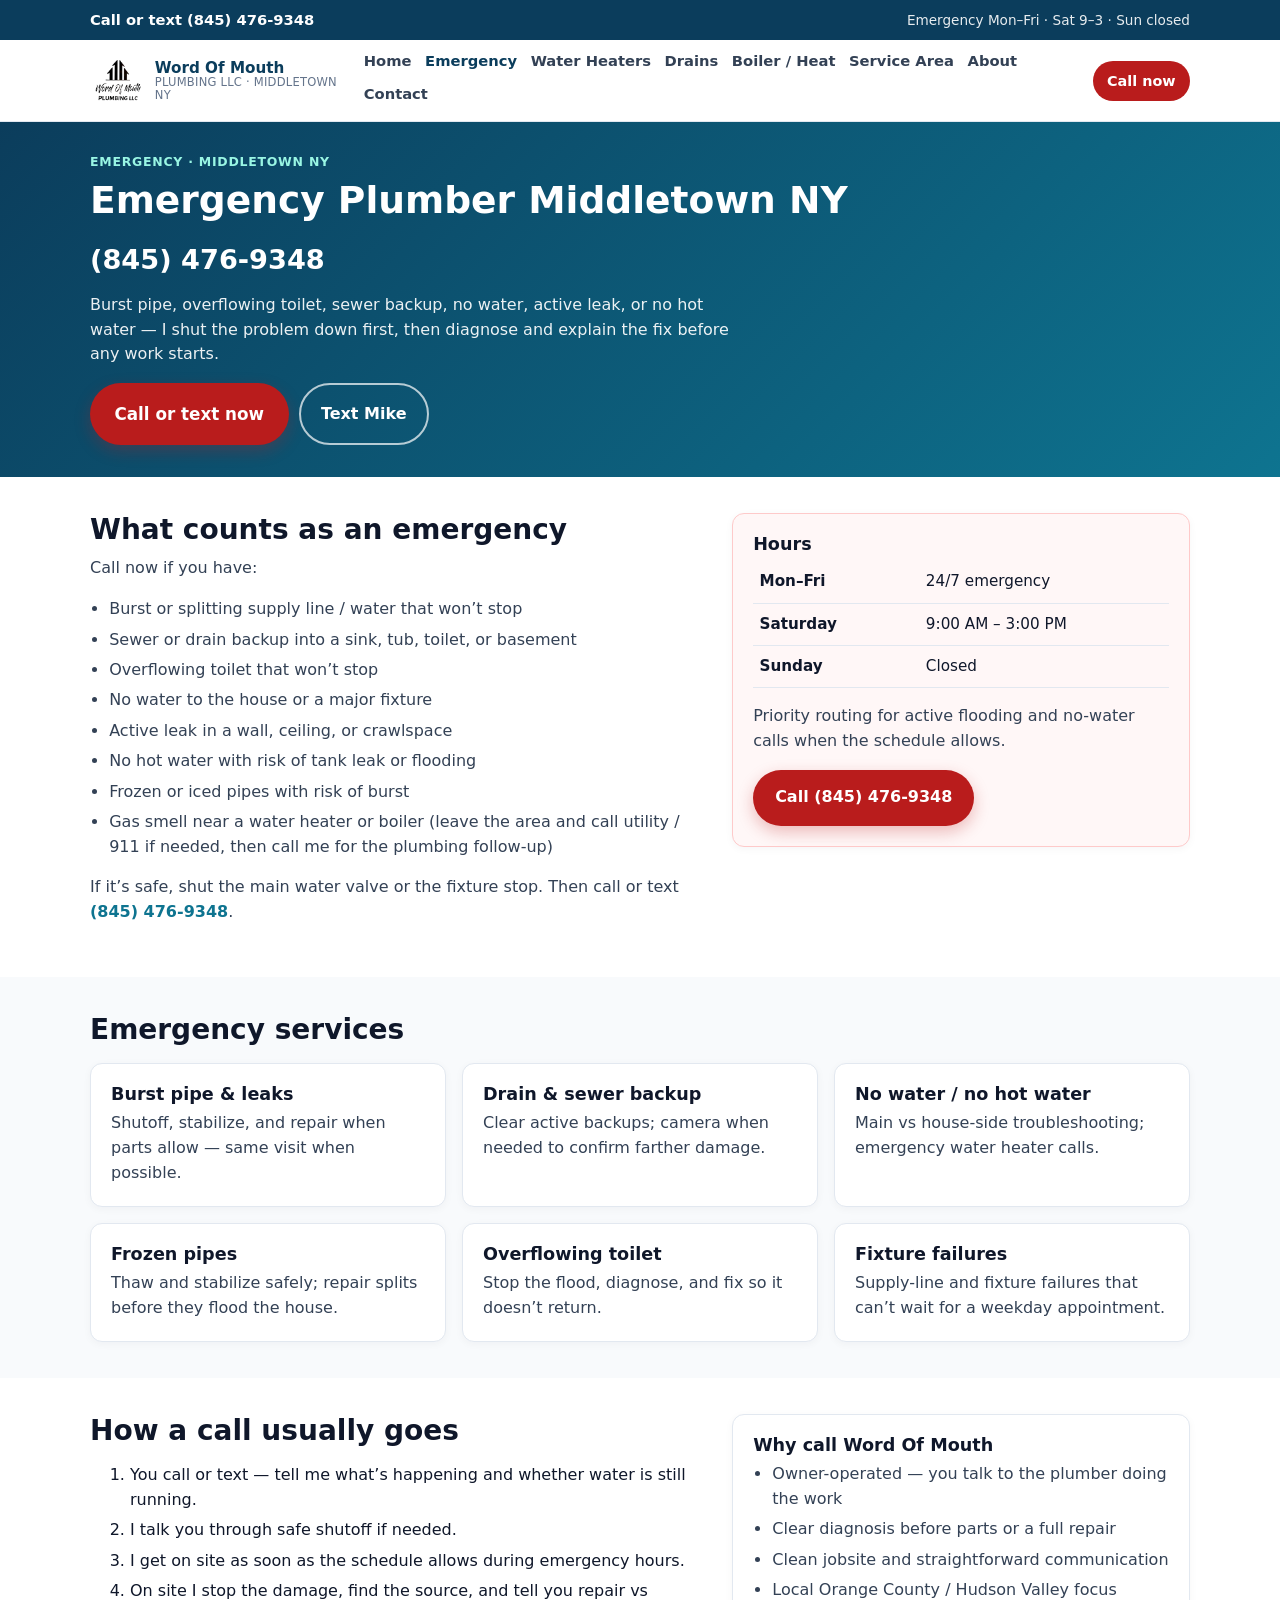
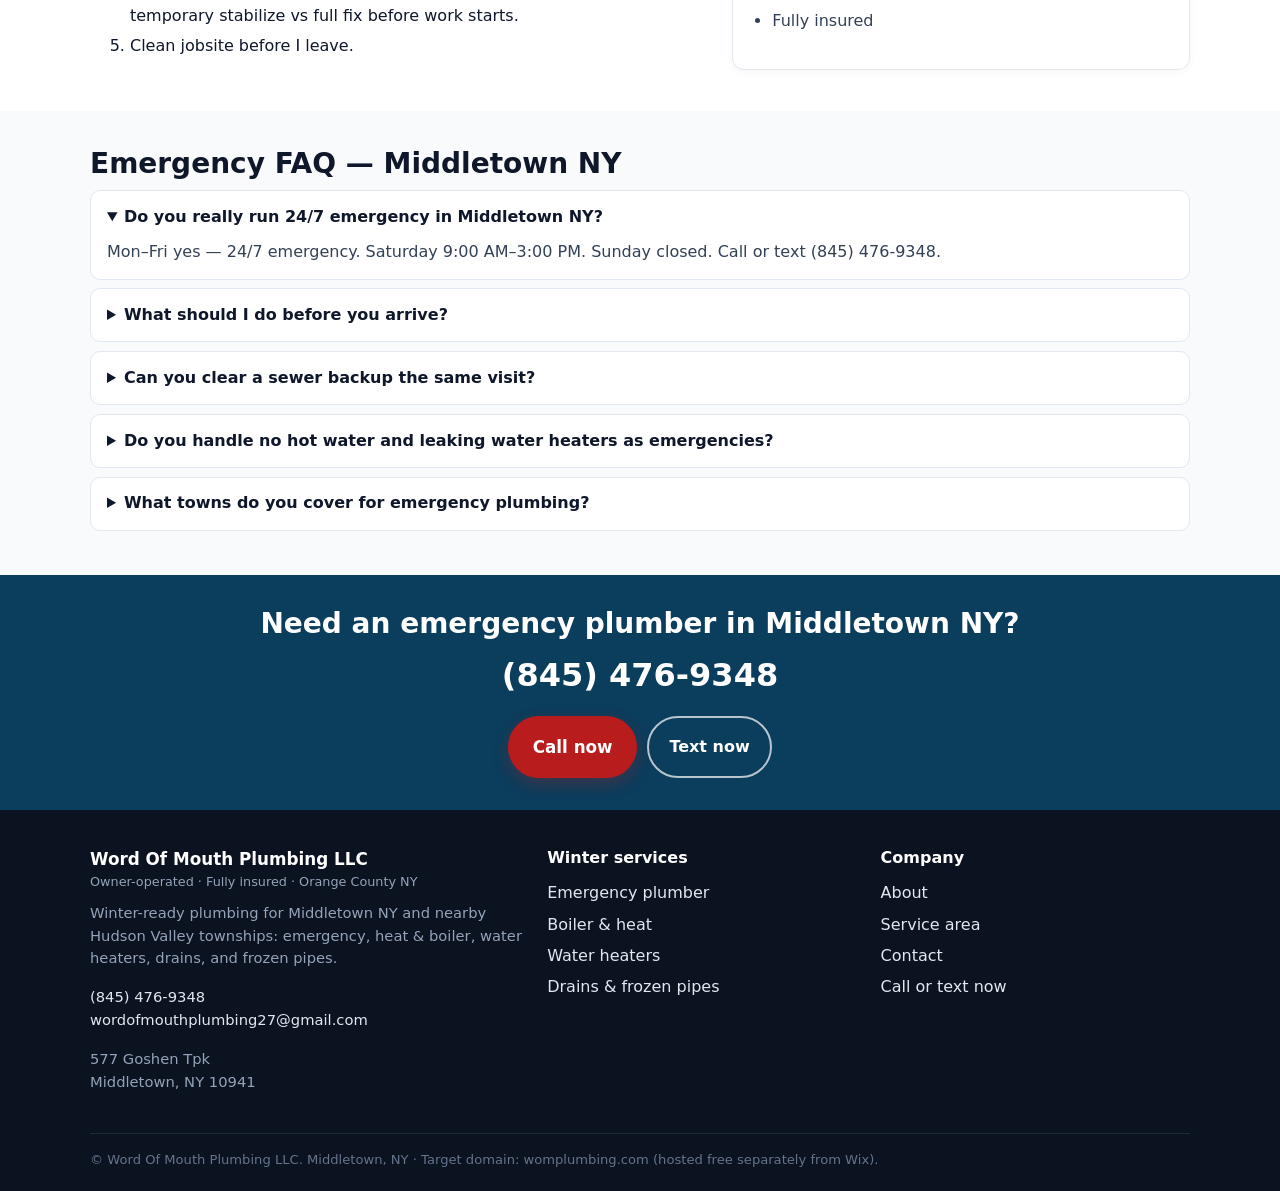
<file: emergency.html>
<!DOCTYPE html>
<html lang="en">
<head>
  <meta charset="utf-8" />
  <meta name="viewport" content="width=device-width, initial-scale=1" />
  <title>Emergency Plumber Middletown NY | 24/7 Mon–Fri | (845) 476-9348</title>
  <meta name="description" content="24/7 emergency plumber in Middletown NY for burst pipes, backups, no water, and active leaks. Owner-operated. Call (845) 476-9348. Sat 9–3." />
  <meta name="theme-color" content="#0b3d5c" />
  <link rel="canonical" href="https://womplumbing.com/emergency.html" />
  <link rel="icon" href="favicon.svg" type="image/svg+xml" />
  <link rel="stylesheet" href="css/styles.css" />
</head>
<body>
  <a class="skip" href="#main">Skip to content</a>
  <div class="topbar">
    <div class="topbar-inner">
      <a href="tel:8454769348">Call or text (845) 476-9348</a>
      <span class="hours">Emergency Mon–Fri · Sat 9–3 · Sun closed</span>
    </div>
  </div>
  <header class="site-header">
    <div class="header-inner">
      <a class="logo" href="index.html">
        <img src="brand/wom-logo-header.png" alt="Word Of Mouth Plumbing LLC" width="160" height="42" />
        <span class="logo-text">
          <span class="logo-name">Word Of Mouth</span>
          <span class="logo-sub">Plumbing LLC · Middletown NY</span>
        </span>
      </a>
      <nav class="site-nav" id="site-nav" aria-label="Primary">
        <ul>
          <li><a href="index.html">Home</a></li>
          <li><a href="emergency.html" aria-current="page">Emergency</a></li>
          <li><a href="water-heaters.html">Water Heaters</a></li>
          <li><a href="drains.html">Drains</a></li>
          <li><a href="boiler-heat.html">Boiler / Heat</a></li>
          <li><a href="service-area.html">Service Area</a></li>
          <li><a href="about.html">About</a></li>
          <li><a href="contact.html">Contact</a></li>
        </ul>
      </nav>
      <a class="header-cta" href="tel:8454769348">Call now</a>
      <button class="menu-btn" type="button" aria-expanded="false" aria-controls="site-nav" aria-label="Open menu"><span></span><span></span><span></span></button>
    </div>
  </header>
  <main id="main">
    <section class="page-hero">
      <div class="wrap">
        <p class="kicker">Emergency · Middletown NY</p>
        <h1>Emergency Plumber Middletown NY</h1>
        <a class="phone-xl" href="tel:8454769348">(845) 476-9348</a>
        <p>Burst pipe, overflowing toilet, sewer backup, no water, active leak, or no hot water — I shut the problem down first, then diagnose and explain the fix before any work starts.</p>
        <div class="btn-row">
          <a class="btn btn-call btn-lg" href="tel:8454769348">Call or text now</a>
          <a class="btn btn-ghost-light" href="sms:8454769348">Text Mike</a>
        </div>
      </div>
    </section>

    <section>
      <div class="wrap two-col">
        <div>
          <h2>What counts as an emergency</h2>
          <p>Call now if you have:</p>
          <ul>
            <li>Burst or splitting supply line / water that won’t stop</li>
            <li>Sewer or drain backup into a sink, tub, toilet, or basement</li>
            <li>Overflowing toilet that won’t stop</li>
            <li>No water to the house or a major fixture</li>
            <li>Active leak in a wall, ceiling, or crawlspace</li>
            <li>No hot water with risk of tank leak or flooding</li>
            <li>Frozen or iced pipes with risk of burst</li>
            <li>Gas smell near a water heater or boiler (leave the area and call utility / 911 if needed, then call me for the plumbing follow-up)</li>
          </ul>
          <p>If it’s safe, shut the main water valve or the fixture stop. Then call or text <a href="tel:8454769348"><strong>(845) 476-9348</strong></a>.</p>
        </div>
        <aside class="card urgent-card">
          <h3>Hours</h3>
          <table class="hours-table">
            <tr><th>Mon–Fri</th><td>24/7 emergency</td></tr>
            <tr><th>Saturday</th><td>9:00 AM – 3:00 PM</td></tr>
            <tr><th>Sunday</th><td>Closed</td></tr>
          </table>
          <p style="margin-top:1rem">Priority routing for active flooding and no-water calls when the schedule allows.</p>
          <a class="btn btn-call" href="tel:8454769348">Call (845) 476-9348</a>
        </aside>
      </div>
    </section>

    <section class="section-alt">
      <div class="wrap">
        <h2>Emergency services</h2>
        <div class="card-grid cols-3" style="margin-top:1rem">
          <article class="card"><h3>Burst pipe &amp; leaks</h3><p>Shutoff, stabilize, and repair when parts allow — same visit when possible.</p></article>
          <article class="card"><h3>Drain &amp; sewer backup</h3><p>Clear active backups; camera when needed to confirm farther damage.</p></article>
          <article class="card"><h3>No water / no hot water</h3><p>Main vs house-side troubleshooting; emergency water heater calls.</p></article>
          <article class="card"><h3>Frozen pipes</h3><p>Thaw and stabilize safely; repair splits before they flood the house.</p></article>
          <article class="card"><h3>Overflowing toilet</h3><p>Stop the flood, diagnose, and fix so it doesn’t return.</p></article>
          <article class="card"><h3>Fixture failures</h3><p>Supply-line and fixture failures that can’t wait for a weekday appointment.</p></article>
        </div>
      </div>
    </section>

    <section>
      <div class="wrap two-col">
        <div>
          <h2>How a call usually goes</h2>
          <ol>
            <li>You call or text — tell me what’s happening and whether water is still running.</li>
            <li>I talk you through safe shutoff if needed.</li>
            <li>I get on site as soon as the schedule allows during emergency hours.</li>
            <li>On site I stop the damage, find the source, and tell you repair vs temporary stabilize vs full fix before work starts.</li>
            <li>Clean jobsite before I leave.</li>
          </ol>
        </div>
        <aside class="card">
          <h3>Why call Word Of Mouth</h3>
          <ul>
            <li>Owner-operated — you talk to the plumber doing the work</li>
            <li>Clear diagnosis before parts or a full repair</li>
            <li>Clean jobsite and straightforward communication</li>
            <li>Local Orange County / Hudson Valley focus</li>
            <li>Fully insured</li>
          </ul>
        </aside>
      </div>
    </section>

    <section class="section-alt">
      <div class="wrap">
        <h2>Emergency FAQ — Middletown NY</h2>
        <div class="faq">
          <details open>
            <summary>Do you really run 24/7 emergency in Middletown NY?</summary>
            <p>Mon–Fri yes — 24/7 emergency. Saturday 9:00 AM–3:00 PM. Sunday closed. Call or text (845) 476-9348.</p>
          </details>
          <details>
            <summary>What should I do before you arrive?</summary>
            <p>If it’s safe, shut the fixture stop or the main water valve. Keep kids and pets away from standing water. Note where the leak or backup started. Then call or text (845) 476-9348 with what you see.</p>
          </details>
          <details>
            <summary>Can you clear a sewer backup the same visit?</summary>
            <p>Often yes — snake or clear the line and check whether it’s a fixture clog vs main-line issue. If a camera is needed to confirm damage farther down, I’ll say so before we go further.</p>
          </details>
          <details>
            <summary>Do you handle no hot water and leaking water heaters as emergencies?</summary>
            <p>Yes. No hot water and actively leaking tanks are emergency calls during the hours above. Repair vs replace is decided on site after diagnosis.</p>
          </details>
          <details>
            <summary>What towns do you cover for emergency plumbing?</summary>
            <p>Middletown NY first, plus Goshen, Montgomery, Warwick, Monroe, Woodbury, Chester, Circleville, Scotchtown, Mechanicstown, and nearby Orange County townships. Confirm when you call.</p>
          </details>
        </div>
      </div>
    </section>

    <section class="cta-band">
      <div class="wrap">
        <h2>Need an emergency plumber in Middletown NY?</h2>
        <a class="phone-xl" href="tel:8454769348">(845) 476-9348</a>
        <div class="btn-row" style="justify-content:center">
          <a class="btn btn-call btn-lg" href="tel:8454769348">Call now</a>
          <a class="btn btn-ghost-light" href="sms:8454769348">Text now</a>
        </div>
      </div>
    </section>

  </main>
  <footer class="site-footer">
    <div class="wrap foot-grid">
      <div class="foot-brand">
        <div class="name">Word Of Mouth Plumbing LLC</div>
        <div class="sub">Owner-operated · Fully insured · Orange County NY</div>
        <p>Winter-ready plumbing for Middletown NY and nearby Hudson Valley townships: emergency, heat &amp; boiler, water heaters, drains, and frozen pipes.</p>
        <p><a href="tel:8454769348">(845) 476-9348</a><br />
        <a href="mailto:wordofmouthplumbing27@gmail.com">wordofmouthplumbing27@gmail.com</a></p>
        <p class="nap"><span>577 Goshen Tpk</span><span>Middletown, NY 10941</span></p>
      </div>
      <div class="foot-links">
        <strong>Winter services</strong>
        <a href="emergency.html">Emergency plumber</a>
        <a href="boiler-heat.html">Boiler &amp; heat</a>
        <a href="water-heaters.html">Water heaters</a>
        <a href="drains.html">Drains &amp; frozen pipes</a>
      </div>
      <div class="foot-links">
        <strong>Company</strong>
        <a href="about.html">About</a>
        <a href="service-area.html">Service area</a>
        <a href="contact.html">Contact</a>
        <a href="tel:8454769348">Call or text now</a>
      </div>
    </div>
    <div class="wrap copy">© Word Of Mouth Plumbing LLC. Middletown, NY · Target domain: womplumbing.com (hosted free separately from Wix).</div>
  </footer>
  <div class="call-bar" role="navigation" aria-label="Call or text">
    <a class="call" href="tel:8454769348">Call now</a>
    <a class="text" href="sms:8454769348">Text now</a>
  </div>
  <script src="js/site.js"></script>
</body>
</html>
</file>
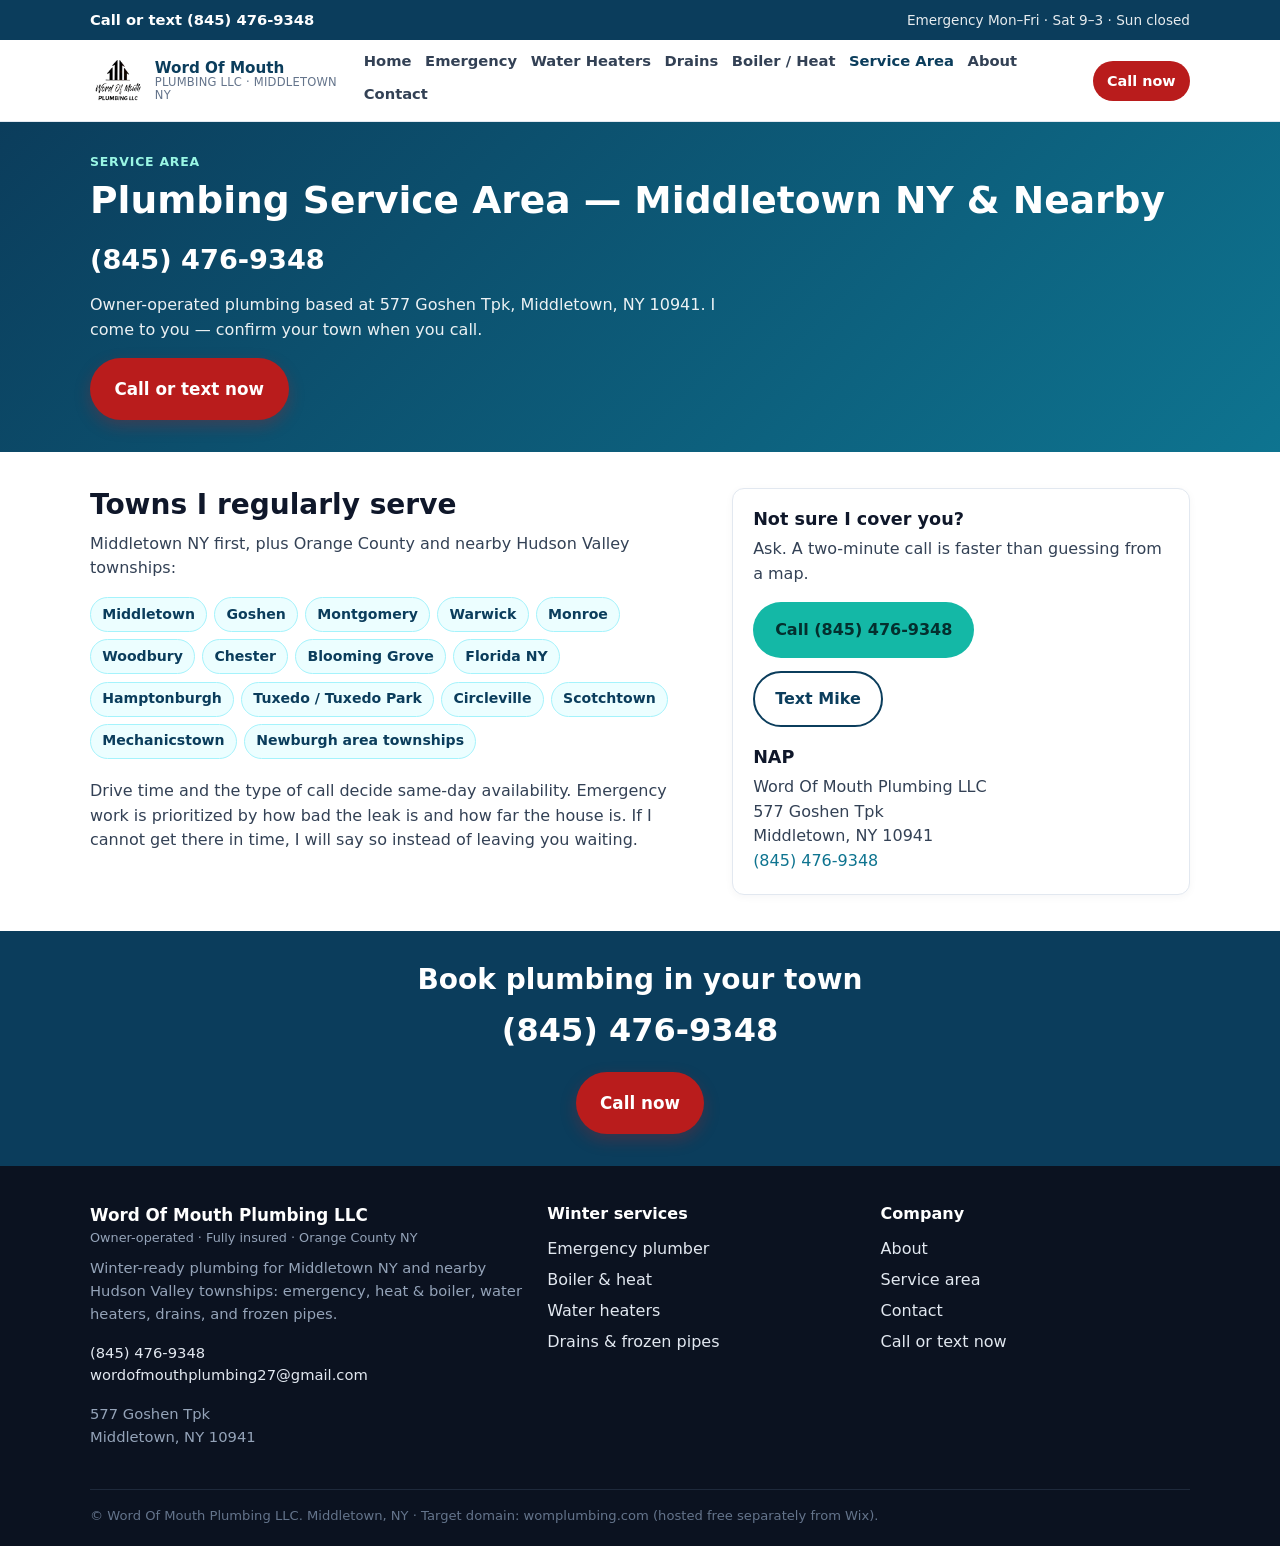
<file: service-area.html>
<!DOCTYPE html>
<html lang="en">
<head>
  <meta charset="utf-8" />
  <meta name="viewport" content="width=device-width, initial-scale=1" />
  <title>Plumbing Service Area Middletown NY &amp; Orange County | (845) 476-9348</title>
  <meta name="description" content="Word Of Mouth Plumbing serves Middletown NY and Orange County townships — Goshen, Warwick, Monroe, Woodbury, Chester, and more. Call (845) 476-9348." />
  <meta name="theme-color" content="#0b3d5c" />
  <link rel="canonical" href="https://womplumbing.com/service-area.html" />
  <link rel="icon" href="favicon.svg" type="image/svg+xml" />
  <link rel="stylesheet" href="css/styles.css" />
</head>
<body>
  <a class="skip" href="#main">Skip to content</a>
  <div class="topbar">
    <div class="topbar-inner">
      <a href="tel:8454769348">Call or text (845) 476-9348</a>
      <span class="hours">Emergency Mon–Fri · Sat 9–3 · Sun closed</span>
    </div>
  </div>
  <header class="site-header">
    <div class="header-inner">
      <a class="logo" href="index.html">
        <img src="brand/wom-logo-header.png" alt="Word Of Mouth Plumbing LLC" width="160" height="42" />
        <span class="logo-text">
          <span class="logo-name">Word Of Mouth</span>
          <span class="logo-sub">Plumbing LLC · Middletown NY</span>
        </span>
      </a>
      <nav class="site-nav" id="site-nav" aria-label="Primary">
        <ul>
          <li><a href="index.html">Home</a></li>
          <li><a href="emergency.html">Emergency</a></li>
          <li><a href="water-heaters.html">Water Heaters</a></li>
          <li><a href="drains.html">Drains</a></li>
          <li><a href="boiler-heat.html">Boiler / Heat</a></li>
          <li><a href="service-area.html" aria-current="page">Service Area</a></li>
          <li><a href="about.html">About</a></li>
          <li><a href="contact.html">Contact</a></li>
        </ul>
      </nav>
      <a class="header-cta" href="tel:8454769348">Call now</a>
      <button class="menu-btn" type="button" aria-expanded="false" aria-controls="site-nav" aria-label="Open menu"><span></span><span></span><span></span></button>
    </div>
  </header>
  <main id="main">
    <section class="page-hero">
      <div class="wrap">
        <p class="kicker">Service area</p>
        <h1>Plumbing Service Area — Middletown NY &amp; Nearby</h1>
        <a class="phone-xl" href="tel:8454769348">(845) 476-9348</a>
        <p>Owner-operated plumbing based at 577 Goshen Tpk, Middletown, NY 10941. I come to you — confirm your town when you call.</p>
        <div class="btn-row">
          <a class="btn btn-call btn-lg" href="tel:8454769348">Call or text now</a>
        </div>
      </div>
    </section>

    <section>
      <div class="wrap two-col">
        <div>
          <h2>Towns I regularly serve</h2>
          <p>Middletown NY first, plus Orange County and nearby Hudson Valley townships:</p>
          <ul class="town-list"><li>Middletown</li><li>Goshen</li><li>Montgomery</li><li>Warwick</li><li>Monroe</li><li>Woodbury</li><li>Chester</li><li>Blooming Grove</li><li>Florida NY</li><li>Hamptonburgh</li><li>Tuxedo / Tuxedo Park</li><li>Circleville</li><li>Scotchtown</li><li>Mechanicstown</li><li>Newburgh area townships</li></ul>
          <p style="margin-top:1.25rem">Drive time and the type of call decide same-day availability. Emergency work is prioritized by how bad the leak is and how far the house is. If I cannot get there in time, I will say so instead of leaving you waiting.</p>
        </div>
        <aside class="card">
          <h3>Not sure I cover you?</h3>
          <p>Ask. A two-minute call is faster than guessing from a map.</p>
          <a class="btn btn-mint" href="tel:8454769348">Call (845) 476-9348</a>
          <p style="margin-top:0.8rem"><a class="btn btn-ghost" href="sms:8454769348">Text Mike</a></p>
          <h3 style="margin-top:1.25rem">NAP</h3>
          <p class="nap"><span>Word Of Mouth Plumbing LLC</span><span>577 Goshen Tpk</span><span>Middletown, NY 10941</span><span><a href="tel:8454769348">(845) 476-9348</a></span></p>
        </aside>
      </div>
    </section>

    <section class="cta-band">
      <div class="wrap">
        <h2>Book plumbing in your town</h2>
        <a class="phone-xl" href="tel:8454769348">(845) 476-9348</a>
        <div class="btn-row" style="justify-content:center">
          <a class="btn btn-call btn-lg" href="tel:8454769348">Call now</a>
        </div>
      </div>
    </section>

  </main>
  <footer class="site-footer">
    <div class="wrap foot-grid">
      <div class="foot-brand">
        <div class="name">Word Of Mouth Plumbing LLC</div>
        <div class="sub">Owner-operated · Fully insured · Orange County NY</div>
        <p>Winter-ready plumbing for Middletown NY and nearby Hudson Valley townships: emergency, heat &amp; boiler, water heaters, drains, and frozen pipes.</p>
        <p><a href="tel:8454769348">(845) 476-9348</a><br />
        <a href="mailto:wordofmouthplumbing27@gmail.com">wordofmouthplumbing27@gmail.com</a></p>
        <p class="nap"><span>577 Goshen Tpk</span><span>Middletown, NY 10941</span></p>
      </div>
      <div class="foot-links">
        <strong>Winter services</strong>
        <a href="emergency.html">Emergency plumber</a>
        <a href="boiler-heat.html">Boiler &amp; heat</a>
        <a href="water-heaters.html">Water heaters</a>
        <a href="drains.html">Drains &amp; frozen pipes</a>
      </div>
      <div class="foot-links">
        <strong>Company</strong>
        <a href="about.html">About</a>
        <a href="service-area.html">Service area</a>
        <a href="contact.html">Contact</a>
        <a href="tel:8454769348">Call or text now</a>
      </div>
    </div>
    <div class="wrap copy">© Word Of Mouth Plumbing LLC. Middletown, NY · Target domain: womplumbing.com (hosted free separately from Wix).</div>
  </footer>
  <div class="call-bar" role="navigation" aria-label="Call or text">
    <a class="call" href="tel:8454769348">Call now</a>
    <a class="text" href="sms:8454769348">Text now</a>
  </div>
  <script src="js/site.js"></script>
</body>
</html>
</file>
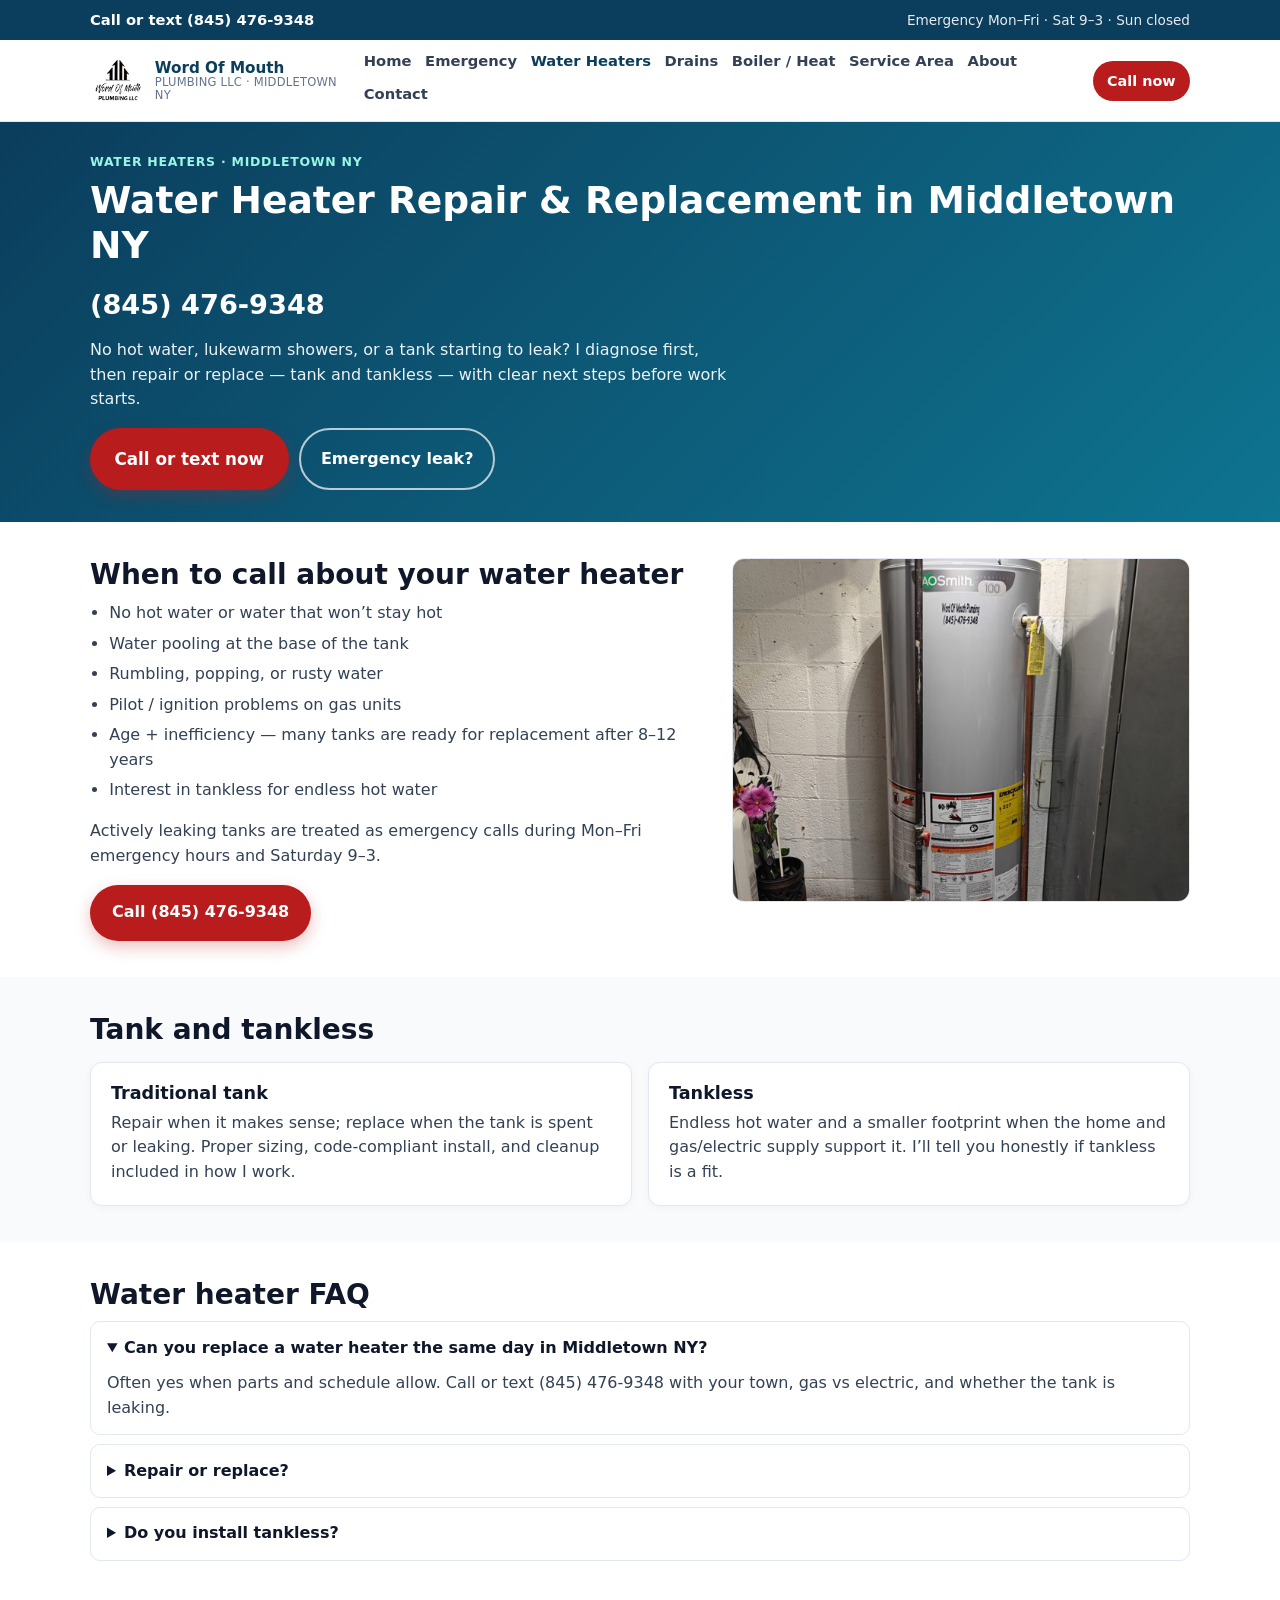
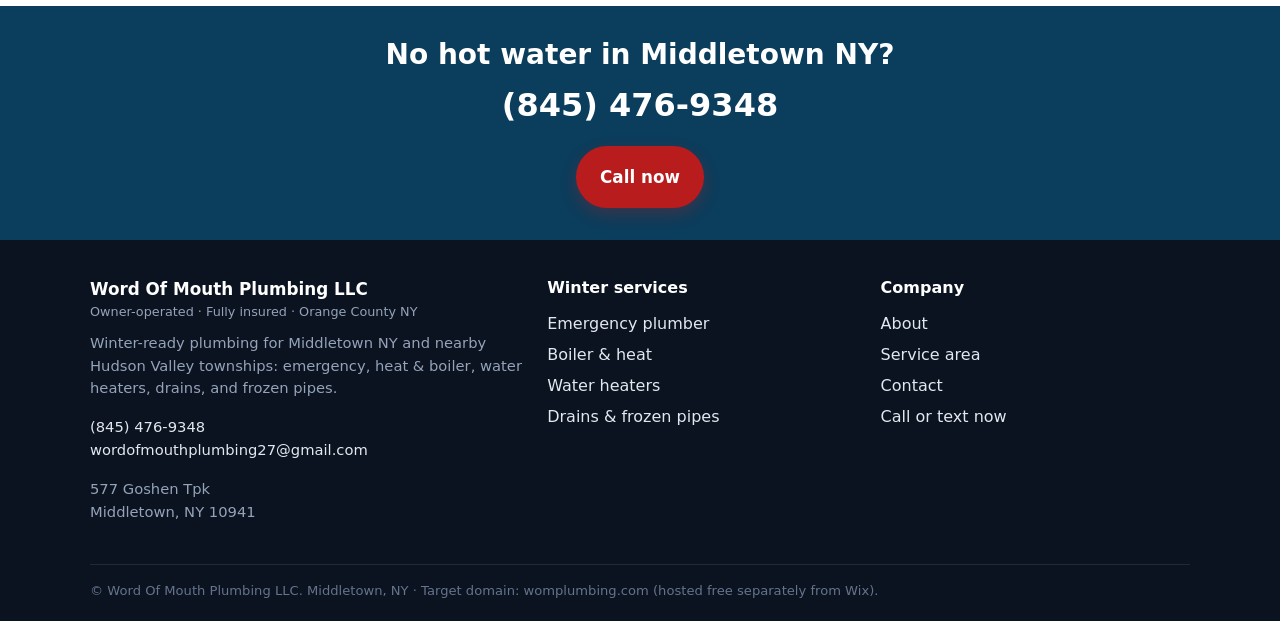
<file: water-heaters.html>
<!DOCTYPE html>
<html lang="en">
<head>
  <meta charset="utf-8" />
  <meta name="viewport" content="width=device-width, initial-scale=1" />
  <title>Water Heater Repair &amp; Replacement Middletown NY | (845) 476-9348</title>
  <meta name="description" content="Water heater repair and replacement in Middletown NY — tank and tankless. No hot water or leaking tank? Call (845) 476-9348. Owner-operated." />
  <meta name="theme-color" content="#0b3d5c" />
  <link rel="canonical" href="https://womplumbing.com/water-heaters.html" />
  <link rel="icon" href="favicon.svg" type="image/svg+xml" />
  <link rel="stylesheet" href="css/styles.css" />
</head>
<body>
  <a class="skip" href="#main">Skip to content</a>
  <div class="topbar">
    <div class="topbar-inner">
      <a href="tel:8454769348">Call or text (845) 476-9348</a>
      <span class="hours">Emergency Mon–Fri · Sat 9–3 · Sun closed</span>
    </div>
  </div>
  <header class="site-header">
    <div class="header-inner">
      <a class="logo" href="index.html">
        <img src="brand/wom-logo-header.png" alt="Word Of Mouth Plumbing LLC" width="160" height="42" />
        <span class="logo-text">
          <span class="logo-name">Word Of Mouth</span>
          <span class="logo-sub">Plumbing LLC · Middletown NY</span>
        </span>
      </a>
      <nav class="site-nav" id="site-nav" aria-label="Primary">
        <ul>
          <li><a href="index.html">Home</a></li>
          <li><a href="emergency.html">Emergency</a></li>
          <li><a href="water-heaters.html" aria-current="page">Water Heaters</a></li>
          <li><a href="drains.html">Drains</a></li>
          <li><a href="boiler-heat.html">Boiler / Heat</a></li>
          <li><a href="service-area.html">Service Area</a></li>
          <li><a href="about.html">About</a></li>
          <li><a href="contact.html">Contact</a></li>
        </ul>
      </nav>
      <a class="header-cta" href="tel:8454769348">Call now</a>
      <button class="menu-btn" type="button" aria-expanded="false" aria-controls="site-nav" aria-label="Open menu"><span></span><span></span><span></span></button>
    </div>
  </header>
  <main id="main">
    <section class="page-hero">
      <div class="wrap">
        <p class="kicker">Water heaters · Middletown NY</p>
        <h1>Water Heater Repair &amp; Replacement in Middletown NY</h1>
        <a class="phone-xl" href="tel:8454769348">(845) 476-9348</a>
        <p>No hot water, lukewarm showers, or a tank starting to leak? I diagnose first, then repair or replace — tank and tankless — with clear next steps before work starts.</p>
        <div class="btn-row">
          <a class="btn btn-call btn-lg" href="tel:8454769348">Call or text now</a>
          <a class="btn btn-ghost-light" href="emergency.html">Emergency leak?</a>
        </div>
      </div>
    </section>

    <section>
      <div class="wrap two-col">
        <div>
          <h2>When to call about your water heater</h2>
          <ul>
            <li>No hot water or water that won’t stay hot</li>
            <li>Water pooling at the base of the tank</li>
            <li>Rumbling, popping, or rusty water</li>
            <li>Pilot / ignition problems on gas units</li>
            <li>Age + inefficiency — many tanks are ready for replacement after 8–12 years</li>
            <li>Interest in tankless for endless hot water</li>
          </ul>
          <p>Actively leaking tanks are treated as emergency calls during Mon–Fri emergency hours and Saturday 9–3.</p>
          <div class="btn-row">
            <a class="btn btn-call" href="tel:8454769348">Call (845) 476-9348</a>
          </div>
        </div>
        <div>
          <img src="img/ao-smith-water-heater.jpg" alt="Water heater installation by Word Of Mouth Plumbing" style="border-radius:12px;border:1px solid var(--line)" />
        </div>
      </div>
    </section>

    <section class="section-alt">
      <div class="wrap">
        <h2>Tank and tankless</h2>
        <div class="card-grid" style="margin-top:1rem">
          <article class="card">
            <h3>Traditional tank</h3>
            <p>Repair when it makes sense; replace when the tank is spent or leaking. Proper sizing, code-compliant install, and cleanup included in how I work.</p>
          </article>
          <article class="card">
            <h3>Tankless</h3>
            <p>Endless hot water and a smaller footprint when the home and gas/electric supply support it. I’ll tell you honestly if tankless is a fit.</p>
          </article>
        </div>
      </div>
    </section>

    <section>
      <div class="wrap">
        <h2>Water heater FAQ</h2>
        <div class="faq">
          <details open>
            <summary>Can you replace a water heater the same day in Middletown NY?</summary>
            <p>Often yes when parts and schedule allow. Call or text (845) 476-9348 with your town, gas vs electric, and whether the tank is leaking.</p>
          </details>
          <details>
            <summary>Repair or replace?</summary>
            <p>I decide on site after diagnosis — age, leak location, and what failed. You’ll get a clear recommendation before parts or a full swap.</p>
          </details>
          <details>
            <summary>Do you install tankless?</summary>
            <p>Yes, when the home’s fuel supply and venting support it. If a tank is the better value, I’ll say so.</p>
          </details>
        </div>
      </div>
    </section>

    <section class="cta-band">
      <div class="wrap">
        <h2>No hot water in Middletown NY?</h2>
        <a class="phone-xl" href="tel:8454769348">(845) 476-9348</a>
        <div class="btn-row" style="justify-content:center">
          <a class="btn btn-call btn-lg" href="tel:8454769348">Call now</a>
        </div>
      </div>
    </section>

  </main>
  <footer class="site-footer">
    <div class="wrap foot-grid">
      <div class="foot-brand">
        <div class="name">Word Of Mouth Plumbing LLC</div>
        <div class="sub">Owner-operated · Fully insured · Orange County NY</div>
        <p>Winter-ready plumbing for Middletown NY and nearby Hudson Valley townships: emergency, heat &amp; boiler, water heaters, drains, and frozen pipes.</p>
        <p><a href="tel:8454769348">(845) 476-9348</a><br />
        <a href="mailto:wordofmouthplumbing27@gmail.com">wordofmouthplumbing27@gmail.com</a></p>
        <p class="nap"><span>577 Goshen Tpk</span><span>Middletown, NY 10941</span></p>
      </div>
      <div class="foot-links">
        <strong>Winter services</strong>
        <a href="emergency.html">Emergency plumber</a>
        <a href="boiler-heat.html">Boiler &amp; heat</a>
        <a href="water-heaters.html">Water heaters</a>
        <a href="drains.html">Drains &amp; frozen pipes</a>
      </div>
      <div class="foot-links">
        <strong>Company</strong>
        <a href="about.html">About</a>
        <a href="service-area.html">Service area</a>
        <a href="contact.html">Contact</a>
        <a href="tel:8454769348">Call or text now</a>
      </div>
    </div>
    <div class="wrap copy">© Word Of Mouth Plumbing LLC. Middletown, NY · Target domain: womplumbing.com (hosted free separately from Wix).</div>
  </footer>
  <div class="call-bar" role="navigation" aria-label="Call or text">
    <a class="call" href="tel:8454769348">Call now</a>
    <a class="text" href="sms:8454769348">Text now</a>
  </div>
  <script src="js/site.js"></script>
</body>
</html>
</file>
<file: css/styles.css>
/* Word Of Mouth Plumbing LLC — site v2
   Mobile-first, fast static. Winter call focus. */

:root {
  --ink: #0f172a;
  --ink-soft: #334155;
  --muted: #64748b;
  --line: #e2e8f0;
  --bg: #f8fafc;
  --white: #ffffff;
  --brand: #0b3d5c;          /* deep plumber blue */
  --brand-2: #0e7490;        /* teal accent */
  --mint: #14b8a6;
  --mint-dark: #0f766e;
  --urgent: #b91c1c;
  --urgent-dark: #991b1b;
  --warm: #fef3c7;
  --radius: 12px;
  --shadow: 0 8px 24px rgba(15, 23, 42, 0.08);
  --max: 1100px;
  --font: "Segoe UI", system-ui, -apple-system, Roboto, Helvetica, Arial, sans-serif;
}

*, *::before, *::after { box-sizing: border-box; }
html { scroll-behavior: smooth; }
body {
  margin: 0;
  font-family: var(--font);
  color: var(--ink);
  background: var(--white);
  line-height: 1.55;
  padding-bottom: 4.5rem; /* sticky call bar */
}
img { max-width: 100%; height: auto; display: block; }
a { color: var(--brand-2); text-decoration: none; }
a:hover { text-decoration: underline; }
h1, h2, h3 { line-height: 1.2; color: var(--ink); margin: 0 0 0.6rem; }
h1 { font-size: clamp(1.65rem, 4.5vw, 2.35rem); }
h2 { font-size: clamp(1.3rem, 3.2vw, 1.75rem); }
h3 { font-size: 1.1rem; }
p { margin: 0 0 1rem; color: var(--ink-soft); }
ul { margin: 0 0 1rem; padding-left: 1.2rem; color: var(--ink-soft); }
li { margin-bottom: 0.35rem; }
.wrap { width: min(100% - 2rem, var(--max)); margin-inline: auto; }
.skip {
  position: absolute; left: -999px; top: 0;
  background: var(--brand); color: #fff; padding: 0.5rem 1rem; z-index: 100;
}
.skip:focus { left: 0; }

/* —— Top bar: phone always above the fold —— */
.topbar {
  background: var(--brand);
  color: #fff;
  font-size: 0.92rem;
}
.topbar-inner {
  display: flex; flex-wrap: wrap; align-items: center; justify-content: space-between;
  gap: 0.4rem 1rem; padding: 0.55rem 0;
  width: min(100% - 2rem, var(--max)); margin-inline: auto;
}
.topbar a { color: #fff; font-weight: 700; text-decoration: none; }
.topbar a:hover { text-decoration: underline; }
.topbar .hours { opacity: 0.9; font-size: 0.85rem; }

/* —— Header / nav —— */
.site-header {
  position: sticky; top: 0; z-index: 40;
  background: rgba(255,255,255,0.97);
  border-bottom: 1px solid var(--line);
  backdrop-filter: blur(8px);
}
.header-inner {
  display: flex; align-items: center; justify-content: space-between;
  gap: 0.75rem; padding: 0.55rem 0;
  width: min(100% - 2rem, var(--max)); margin-inline: auto;
}
.logo {
  display: flex; align-items: center; gap: 0.55rem;
  text-decoration: none; color: var(--ink); min-width: 0;
}
.logo img {
  height: 42px; width: auto;
}
.logo-text { display: flex; flex-direction: column; line-height: 1.1; }
.logo-name { font-weight: 800; font-size: 0.95rem; color: var(--brand); }
.logo-sub { font-size: 0.72rem; color: var(--muted); letter-spacing: 0.02em; text-transform: uppercase; }

.site-nav ul {
  list-style: none; margin: 0; padding: 0;
  display: flex; flex-wrap: wrap; gap: 0.15rem 0.85rem;
}
.site-nav a {
  color: var(--ink-soft); font-weight: 600; font-size: 0.92rem;
  text-decoration: none; padding: 0.25rem 0;
}
.site-nav a:hover, .site-nav a[aria-current="page"] { color: var(--brand); }
.header-cta {
  display: none;
  background: var(--urgent); color: #fff !important;
  font-weight: 800; font-size: 0.9rem;
  padding: 0.55rem 0.9rem; border-radius: 999px;
  text-decoration: none !important; white-space: nowrap;
}
.header-cta:hover { background: var(--urgent-dark); }

.menu-btn {
  display: none; background: none; border: 1px solid var(--line);
  border-radius: 8px; padding: 0.45rem 0.55rem; cursor: pointer;
}
.menu-btn span {
  display: block; width: 20px; height: 2px; background: var(--ink);
  margin: 4px 0; border-radius: 1px;
}

@media (max-width: 860px) {
  .menu-btn { display: block; }
  .site-nav {
    display: none; position: absolute; left: 0; right: 0; top: 100%;
    background: #fff; border-bottom: 1px solid var(--line);
    padding: 0.75rem 1rem 1rem; box-shadow: var(--shadow);
  }
  .site-nav.open { display: block; }
  .site-nav ul { flex-direction: column; gap: 0.35rem; }
  .site-nav a { display: block; padding: 0.45rem 0; font-size: 1rem; }
  .header-cta { display: inline-block; }
}

@media (min-width: 861px) {
  .header-cta { display: inline-block; }
}

/* —— Buttons —— */
.btn {
  display: inline-flex; align-items: center; justify-content: center; gap: 0.35rem;
  font-weight: 800; font-size: 1rem;
  padding: 0.85rem 1.25rem; border-radius: 999px;
  text-decoration: none !important; border: 2px solid transparent;
  cursor: pointer; transition: background .15s, transform .1s;
}
.btn:active { transform: scale(0.98); }
.btn-lg { padding: 1rem 1.4rem; font-size: 1.05rem; }
.btn-call {
  background: var(--urgent); color: #fff !important;
  box-shadow: 0 6px 16px rgba(185, 28, 28, 0.28);
}
.btn-call:hover { background: var(--urgent-dark); }
.btn-mint {
  background: var(--mint); color: #042f2e !important;
}
.btn-mint:hover { background: var(--mint-dark); color: #fff !important; }
.btn-ghost {
  background: transparent; color: var(--brand) !important;
  border-color: var(--brand);
}
.btn-ghost:hover { background: var(--brand); color: #fff !important; }
.btn-ghost-light {
  background: transparent; color: #fff !important;
  border-color: rgba(255,255,255,0.7);
}
.btn-ghost-light:hover { background: rgba(255,255,255,0.15); }
.btn-row { display: flex; flex-wrap: wrap; gap: 0.65rem; margin: 1rem 0 0; }

/* —— Hero —— */
.hero {
  background:
    linear-gradient(105deg, rgba(11,61,92,0.92) 0%, rgba(14,116,144,0.78) 55%, rgba(15,23,42,0.55) 100%),
    url("../img/hero.jpg") center/cover no-repeat;
  color: #fff;
  padding: 2.4rem 0 2.8rem;
}
.hero h1 { color: #fff; margin-bottom: 0.75rem; }
.hero p { color: rgba(255,255,255,0.92); max-width: 38rem; font-size: 1.05rem; }
.hero .phone-xl {
  display: inline-block; margin: 0.35rem 0 0.85rem;
  font-size: clamp(1.45rem, 4vw, 1.9rem); font-weight: 900;
  color: #fff; letter-spacing: 0.01em;
}
.hero .phone-xl:hover { text-decoration: underline; }
.badge-row { display: flex; flex-wrap: wrap; gap: 0.45rem; margin-top: 1.15rem; }
.badge {
  background: rgba(255,255,255,0.14); border: 1px solid rgba(255,255,255,0.28);
  color: #fff; font-size: 0.82rem; font-weight: 700;
  padding: 0.35rem 0.7rem; border-radius: 999px;
}

.page-hero {
  background: linear-gradient(135deg, #0b3d5c, #0e7490);
  color: #fff; padding: 1.85rem 0 2rem;
}
.page-hero h1 { color: #fff; }
.page-hero p { color: rgba(255,255,255,0.92); max-width: 40rem; }
.page-hero .phone-xl {
  display: inline-block; margin: 0.4rem 0 0.75rem;
  font-size: clamp(1.35rem, 3.5vw, 1.7rem); font-weight: 900; color: #fff;
}
.kicker {
  text-transform: uppercase; letter-spacing: 0.06em;
  font-size: 0.78rem; font-weight: 800; color: var(--mint);
  margin: 0 0 0.4rem;
}
.page-hero .kicker { color: #99f6e4; }

/* —— Sections —— */
section { padding: 2.25rem 0; }
.section-alt { background: var(--bg); }
.section-urgent {
  background: linear-gradient(90deg, #7f1d1d, #b91c1c);
  color: #fff; padding: 1.5rem 0;
}
.section-urgent p, .section-urgent h2 { color: #fff; }
.section-urgent a.phone-xl { color: #fff; font-weight: 900; font-size: 1.5rem; }

.card-grid {
  display: grid; gap: 1rem;
  grid-template-columns: 1fr;
}
@media (min-width: 640px) {
  .card-grid { grid-template-columns: repeat(2, 1fr); }
}
@media (min-width: 900px) {
  .card-grid.cols-3 { grid-template-columns: repeat(3, 1fr); }
  .card-grid.cols-4 { grid-template-columns: repeat(4, 1fr); }
}

.card {
  background: var(--white); border: 1px solid var(--line);
  border-radius: var(--radius); padding: 1.25rem;
  box-shadow: 0 2px 8px rgba(15,23,42,0.04);
}
.card h3 { margin-bottom: 0.4rem; }
.card p:last-child { margin-bottom: 0; }
.card a.card-link {
  display: inline-block; margin-top: 0.65rem;
  font-weight: 800; color: var(--brand-2); text-decoration: none;
}
.card a.card-link:hover { text-decoration: underline; }
.card-icon {
  width: 42px; height: 42px; border-radius: 10px;
  background: #ecfeff; color: var(--brand-2);
  display: grid; place-items: center; font-size: 1.25rem;
  margin-bottom: 0.7rem; font-weight: 800;
}
.card.urgent-card {
  border-color: #fecaca; background: #fff7f7;
}
.card.urgent-card .card-icon { background: #fee2e2; color: var(--urgent); }

.two-col {
  display: grid; gap: 1.5rem;
}
@media (min-width: 800px) {
  .two-col { grid-template-columns: 1.35fr 1fr; align-items: start; }
}

.town-list {
  display: flex; flex-wrap: wrap; gap: 0.45rem;
  list-style: none; padding: 0; margin: 0.75rem 0 0;
}
.town-list li {
  background: #ecfeff; color: var(--brand);
  border: 1px solid #a5f3fc;
  padding: 0.35rem 0.7rem; border-radius: 999px;
  font-size: 0.88rem; font-weight: 700; margin: 0;
}

.faq details {
  border: 1px solid var(--line); border-radius: 10px;
  padding: 0.85rem 1rem; margin-bottom: 0.55rem; background: #fff;
}
.faq summary {
  font-weight: 800; cursor: pointer; color: var(--ink);
}
.faq details p { margin: 0.65rem 0 0; }

.photo-grid {
  display: grid; gap: 0.65rem;
  grid-template-columns: repeat(2, 1fr);
}
@media (min-width: 700px) {
  .photo-grid { grid-template-columns: repeat(3, 1fr); }
}
.photo-grid img {
  width: 100%; height: 160px; object-fit: cover;
  border-radius: 10px; border: 1px solid var(--line);
}
@media (min-width: 700px) {
  .photo-grid img { height: 180px; }
}

.hours-table {
  width: 100%; border-collapse: collapse; font-size: 0.95rem;
}
.hours-table th, .hours-table td {
  text-align: left; padding: 0.55rem 0.4rem;
  border-bottom: 1px solid var(--line);
}
.hours-table th { color: var(--ink); width: 40%; }

.cta-band {
  background: var(--brand);
  color: #fff; padding: 2rem 0; text-align: center;
}
.cta-band h2 { color: #fff; }
.cta-band p { color: rgba(255,255,255,0.9); max-width: 34rem; margin-inline: auto; }
.cta-band .phone-xl {
  display: block; font-size: clamp(1.5rem, 4vw, 2rem);
  font-weight: 900; color: #fff; margin: 0.5rem 0 1rem;
}

/* —— Footer —— */
.site-footer {
  background: #0b1220; color: #cbd5e1; padding: 2.25rem 0 1.25rem;
}
.site-footer a { color: #e2e8f0; }
.site-footer a:hover { color: #fff; }
.foot-grid {
  display: grid; gap: 1.5rem;
}
@media (min-width: 700px) {
  .foot-grid { grid-template-columns: 1.4fr 1fr 1fr; }
}
.foot-brand .name { font-weight: 900; color: #fff; font-size: 1.05rem; }
.foot-brand .sub { font-size: 0.8rem; color: #94a3b8; margin-bottom: 0.6rem; }
.foot-brand p { color: #94a3b8; font-size: 0.92rem; }
.foot-links { display: flex; flex-direction: column; gap: 0.4rem; }
.foot-links strong { color: #fff; margin-bottom: 0.25rem; }
.copy {
  margin-top: 1.5rem; padding-top: 1rem;
  border-top: 1px solid #1e293b;
  font-size: 0.82rem; color: #64748b;
}

/* —— Sticky mobile call bar —— */
.call-bar {
  position: fixed; left: 0; right: 0; bottom: 0; z-index: 50;
  display: grid; grid-template-columns: 1fr 1fr;
  background: #0b1220; box-shadow: 0 -4px 20px rgba(0,0,0,0.25);
}
.call-bar a {
  text-align: center; padding: 0.95rem 0.5rem;
  font-weight: 900; font-size: 1rem;
  text-decoration: none !important; color: #fff;
}
.call-bar .call { background: var(--urgent); }
.call-bar .call:hover { background: var(--urgent-dark); }
.call-bar .text { background: var(--mint-dark); }
.call-bar .text:hover { background: #115e59; }

@media (min-width: 861px) {
  .call-bar { display: none; }
  body { padding-bottom: 0; }
}

.nap { font-style: normal; }
.nap span { display: block; }
</file>
